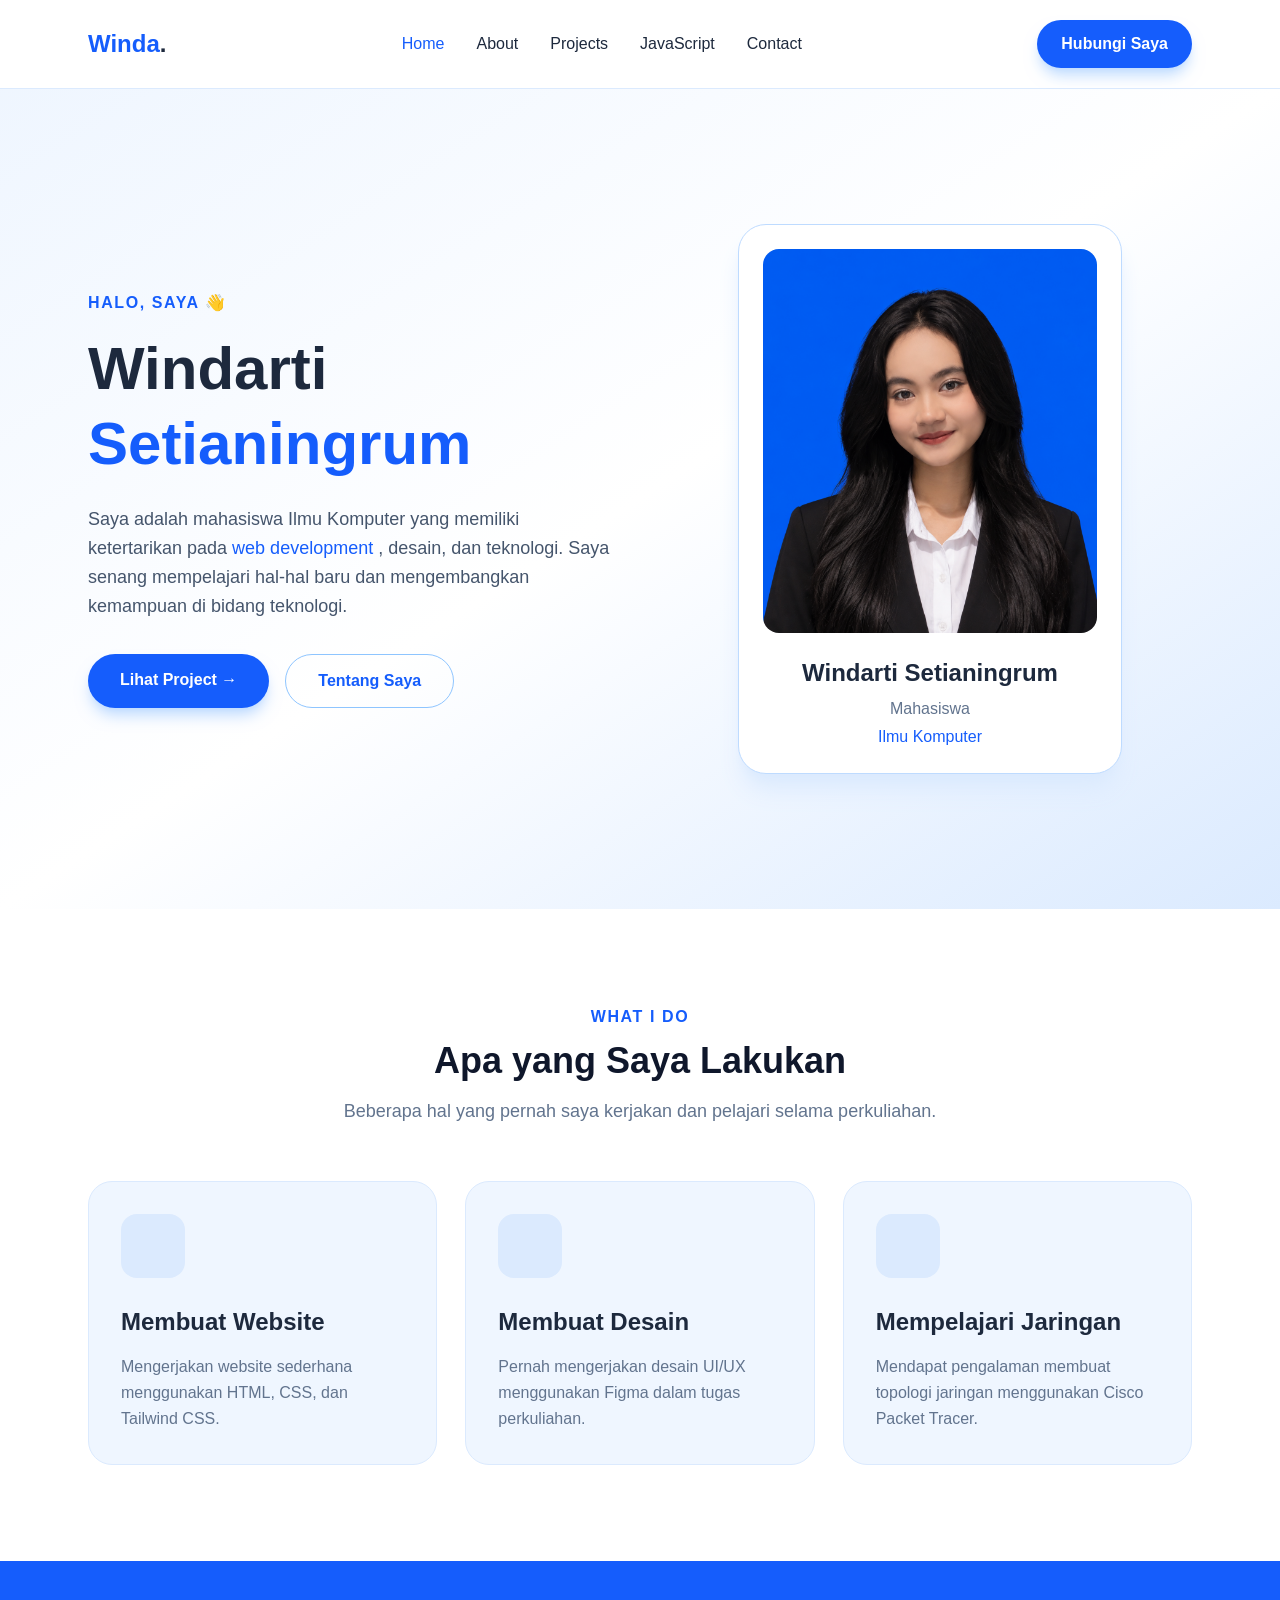
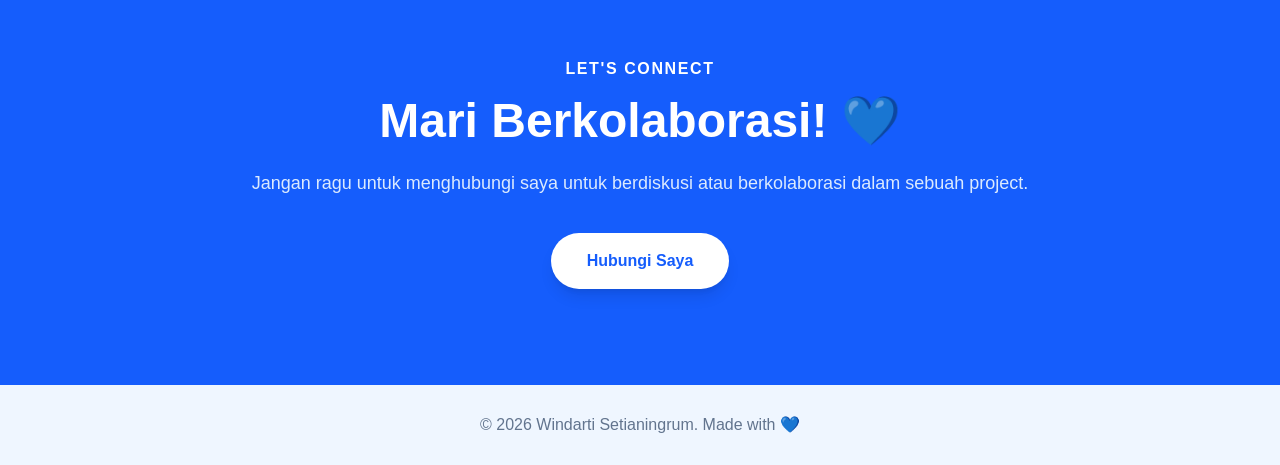
<file: index.html>
<!DOCTYPE html>
<html lang="id">

<head>
  <meta charset="UTF-8">
  <meta name="viewport" content="width=device-width, initial-scale=1.0">

  <title>Windarti Setianingrum | Portfolio</title>

  <link rel="stylesheet" href="src/output.css">
</head>


<body class="bg-white text-slate-800">


  <nav
    class="sticky top-0 z-50
           bg-white/95 backdrop-blur
           border-b border-blue-100">

    <div
      class="max-w-6xl mx-auto
             px-6 py-5
             flex items-center
             justify-between">


      <a
        href="index.html"
        class="text-2xl font-bold text-blue-600">

        Winda<span class="text-slate-800">.</span>

      </a>



      <div
        class="hidden md:flex
               items-center
               gap-8
               font-medium">


        <a
          href="index.html"
          class="text-blue-600">

          Home

        </a>


        <a
          href="about.html"
          class="hover:text-blue-600 transition">

          About

        </a>


        <a
          href="projects.html"
          class="hover:text-blue-600 transition">

          Projects

        </a>


        <a
          href="javascript.html"
          class="hover:text-blue-600 transition">

          JavaScript

        </a>


        <a
          href="contact.html"
          class="hover:text-blue-600 transition">

          Contact

        </a>

      </div>



      <a
        href="contact.html"
        class="hidden md:block
               bg-blue-600
               text-white
               px-6 py-3
               rounded-full
               font-semibold
               shadow-lg
               shadow-blue-200
               hover:bg-blue-700
               hover:-translate-y-1
               transition">

        Hubungi Saya

      </a>

    </div>

  </nav>



  <section
    class="min-h-[calc(100vh-80px)]
           flex items-center
           bg-gradient-to-br
           from-blue-50
           via-white
           to-blue-100">


    <div
      class="max-w-6xl mx-auto
             px-6
             w-full
             py-20">


      <div
        class="grid
               md:grid-cols-2
               gap-14
               items-center">



        <div>



          <p
            class="text-blue-600
                   font-semibold
                   tracking-widest
                   mb-4">

            HALO, SAYA 👋

          </p>




          <h1
            class="text-5xl
                   md:text-6xl
                   font-bold
                   leading-tight
                   mb-6">

            Windarti

            <span class="text-blue-600">
              Setianingrum
            </span>

          </h1>


          <p
            class="text-lg
                   text-slate-600
                   leading-relaxed
                   max-w-2xl
                   mb-8">

            Saya adalah mahasiswa Ilmu Komputer yang memiliki
            ketertarikan pada

            <span class="text-blue-600 font-medium">
              web development
            </span>,

            desain, dan teknologi. Saya senang mempelajari
            hal-hal baru dan mengembangkan kemampuan
            di bidang teknologi.

          </p>



          <div
            class="flex
                   flex-wrap
                   gap-4">



            <a
              href="projects.html"
              class="bg-blue-600
                     text-white
                     px-8 py-3.5
                     rounded-full
                     font-semibold
                     shadow-lg
                     shadow-blue-200
                     hover:bg-blue-700
                     hover:-translate-y-1
                     transition">

              Lihat Project →

            </a>



            <a
              href="about.html"
              class="border
                     border-blue-300
                     text-blue-600
                     px-8 py-3.5
                     rounded-full
                     font-semibold
                     hover:bg-blue-50
                     transition">

              Tentang Saya

            </a>

          </div>

        </div>



        <div
          class="flex
                 justify-center">


          <div
            class="w-full
                   max-w-sm
                   bg-white
                   border
                   border-blue-200
                   rounded-[28px]
                   p-6
                   text-center
                   shadow-xl
                   shadow-blue-100">



            <div
              class="w-full
                     h-96
                     rounded-2xl
                     overflow-hidden
                     bg-blue-50
                     mb-6">


              <img
                src="assets/foto-winda.png"
                alt="Foto Windarti Setianingrum"
                class="w-full
                       h-full
                       object-cover
                       object-center
                       hover:scale-105
                       transition
                       duration-500">

            </div>



            <h2
              class="text-2xl
                     font-bold
                     mb-2">

              Windarti Setianingrum

            </h2>




            <p
              class="text-slate-500
                     mb-1">

              Mahasiswa

            </p>



            <p
              class="text-blue-600
                     font-medium">

              Ilmu Komputer

            </p>

          </div>

        </div>

      </div>

    </div>

  </section>




  <section
    class="bg-white
           py-24">


    <div
      class="max-w-6xl
             mx-auto
             px-6">



      <div
        class="text-center
               mb-14">


        <p
          class="text-blue-600
                 font-semibold
                 tracking-widest
                 mb-3">

          WHAT I DO

        </p>



        <h2
          class="text-4xl
                 font-bold
                 text-slate-900
                 mb-4">

          Apa yang Saya Lakukan

        </h2>



        <p
          class="text-slate-500
                 text-lg">

          Beberapa hal yang pernah saya kerjakan
          dan pelajari selama perkuliahan.

        </p>

      </div>



      <div
        class="grid
               md:grid-cols-3
               gap-7">



        <div
          class="bg-blue-50
                 border border-blue-100
                 rounded-3xl
                 p-8
                 hover:-translate-y-2
                 hover:shadow-xl
                 hover:shadow-blue-100
                 transition">


          <div
            class="w-16 h-16
                   bg-blue-100
                   rounded-2xl
                   flex
                   items-center
                   justify-center
                   text-3xl
                   mb-7">


          </div>



          <h3
            class="text-2xl
                   font-bold
                   mb-4">

            Membuat Website

          </h3>



          <p
            class="text-slate-500
                   leading-relaxed">

            Mengerjakan website sederhana menggunakan
            HTML, CSS, dan Tailwind CSS.

          </p>

        </div>




        <div
          class="bg-blue-50
                 border border-blue-100
                 rounded-3xl
                 p-8
                 hover:-translate-y-2
                 hover:shadow-xl
                 hover:shadow-blue-100
                 transition">


          <div
            class="w-16 h-16
                   bg-blue-100
                   rounded-2xl
                   flex
                   items-center
                   justify-center
                   text-3xl
                   mb-7">


          </div>



          <h3
            class="text-2xl
                   font-bold
                   mb-4">

            Membuat Desain

          </h3>



          <p
            class="text-slate-500
                   leading-relaxed">

            Pernah mengerjakan desain UI/UX menggunakan
            Figma dalam tugas perkuliahan.

          </p>

        </div>



        <div
          class="bg-blue-50
                 border border-blue-100
                 rounded-3xl
                 p-8
                 hover:-translate-y-2
                 hover:shadow-xl
                 hover:shadow-blue-100
                 transition">


          <div
            class="w-16 h-16
                   bg-blue-100
                   rounded-2xl
                   flex
                   items-center
                   justify-center
                   text-3xl
                   mb-7">


          </div>



          <h3
            class="text-2xl
                   font-bold
                   mb-4">

            Mempelajari Jaringan

          </h3>



          <p
            class="text-slate-500
                   leading-relaxed">

            Mendapat pengalaman membuat topologi jaringan
            menggunakan Cisco Packet Tracer.

          </p>

        </div>

      </div>

    </div>

  </section>



  <section
    class="bg-blue-600
           text-white
           py-24">


    <div
      class="max-w-4xl
             mx-auto
             px-6
             text-center">


      <p
        class="font-semibold
               tracking-widest
               mb-4">

        LET'S CONNECT

      </p>



      <h2
        class="text-4xl
               md:text-5xl
               font-bold
               mb-6">

        Mari Berkolaborasi! 💙

      </h2>



      <p
        class="text-lg
               text-blue-100
               mb-9">

        Jangan ragu untuk menghubungi saya untuk
        berdiskusi atau berkolaborasi dalam sebuah project.

      </p>



      <a
        href="contact.html"
        class="inline-block
               bg-white
               text-blue-600
               px-9 py-4
               rounded-full
               font-semibold
               shadow-lg
               hover:bg-blue-50
               hover:-translate-y-1
               transition">

        Hubungi Saya

      </a>

    </div>

  </section>



  <footer
    class="bg-blue-50
           py-7">


    <p
      class="text-center
             text-slate-500">

      © 2026 Windarti Setianingrum.
      Made with 💙

    </p>

  </footer>


</body>
</html>
</file>
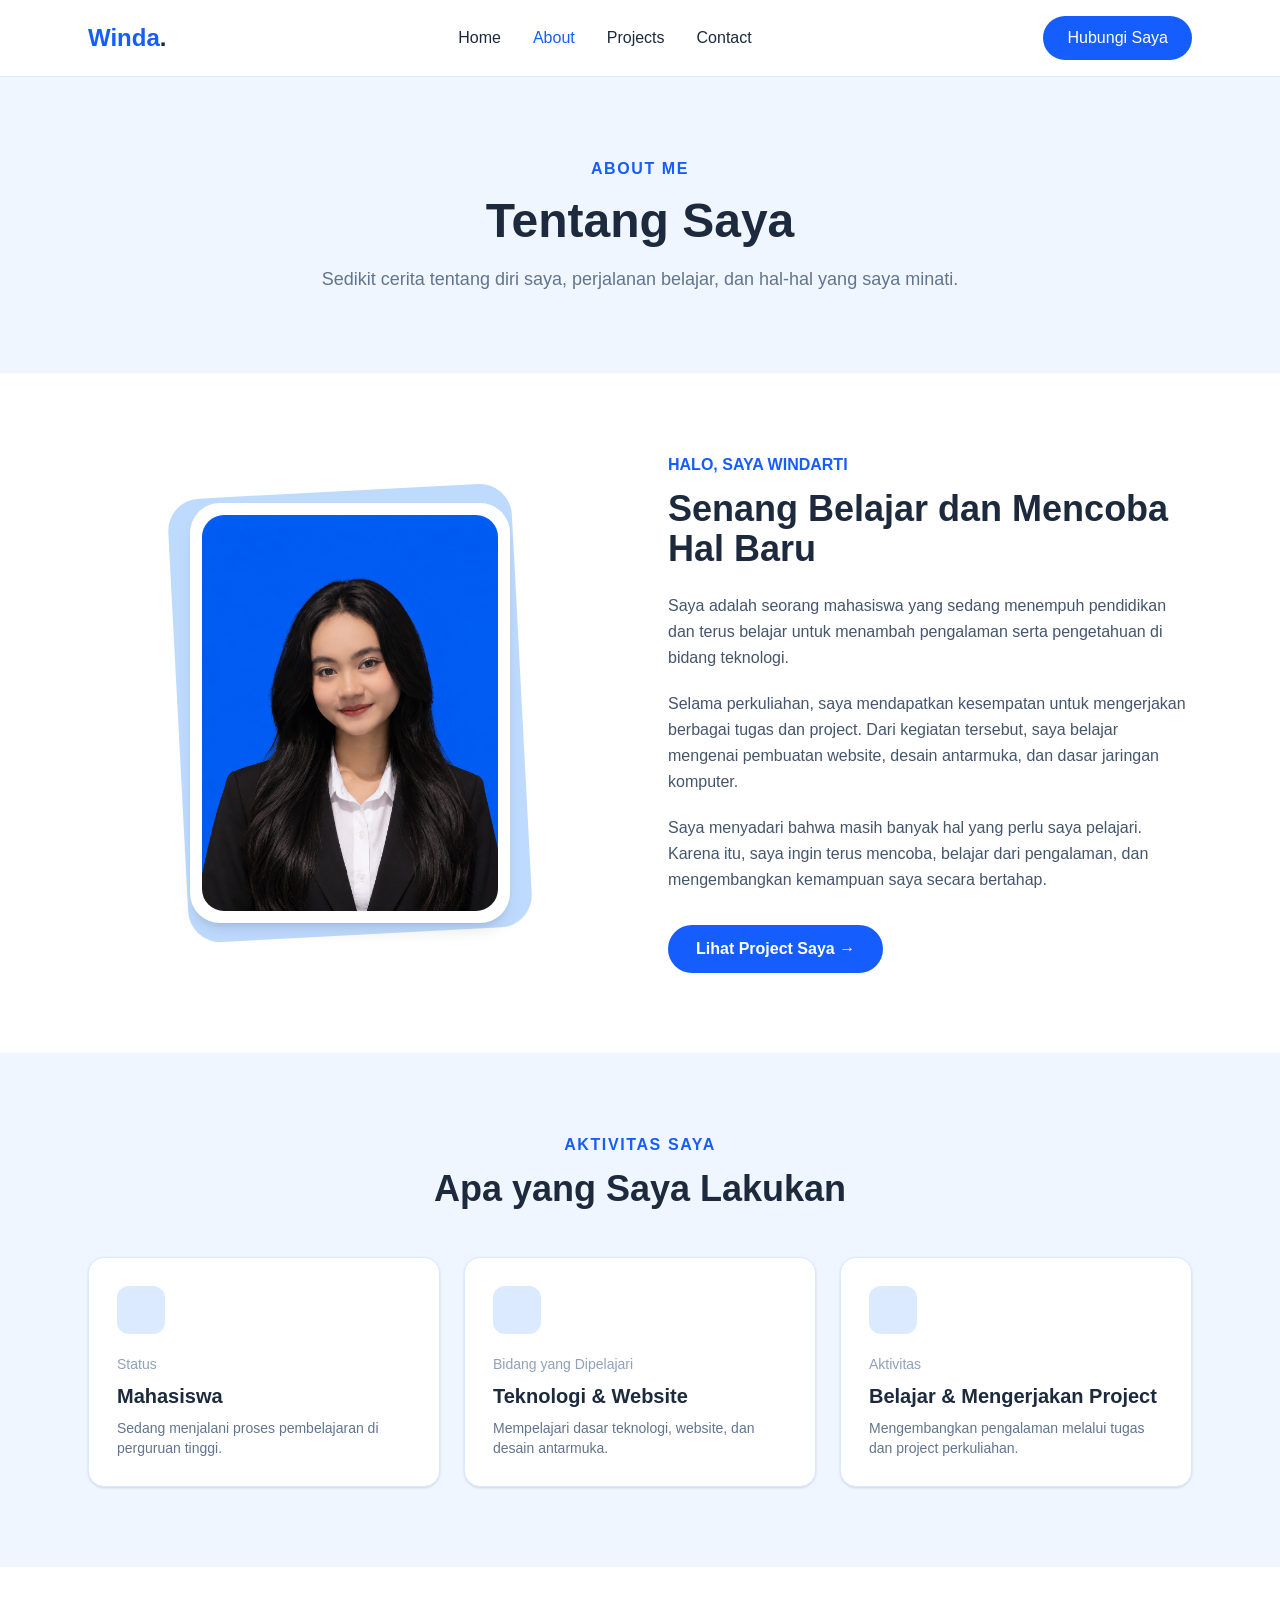
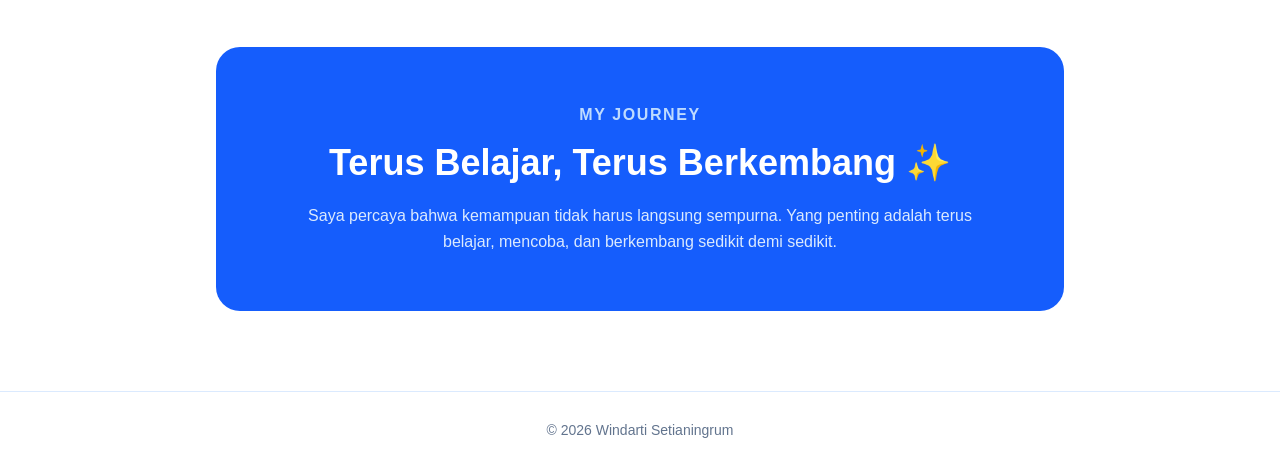
<file: about.html>
<!DOCTYPE html>
<html lang="id">

<head>
  <meta charset="UTF-8">
  <meta name="viewport" content="width=device-width, initial-scale=1.0">

  <title>About | Windarti Setianingrum</title>

  <link rel="stylesheet" href="src/output.css">
</head>


<body class="bg-white text-slate-800">


  <nav class="sticky top-0 z-50 bg-white border-b border-blue-100">

    <div class="max-w-6xl mx-auto px-6 py-4
                flex items-center justify-between">


      <a href="index.html"
         class="text-2xl font-bold text-blue-600">

        Winda<span class="text-slate-800">.</span>

      </a>


      <div class="hidden md:flex items-center gap-8 font-medium">

        <a href="index.html"
           class="hover:text-blue-600 transition">
          Home
        </a>

        <a href="about.html"
           class="text-blue-600">
          About
        </a>

        <a href="projects.html"
           class="hover:text-blue-600 transition">
          Projects
        </a>

        <a href="contact.html"
           class="hover:text-blue-600 transition">
          Contact
        </a>

      </div>


      <a href="contact.html"
         class="bg-blue-600
                text-white
                px-6 py-2.5
                rounded-full
                font-medium
                hover:bg-blue-700
                transition">

        Hubungi Saya

      </a>

    </div>

  </nav>


  <section class="bg-blue-50 py-20">

    <div class="max-w-5xl mx-auto px-6 text-center">


      <p class="text-blue-600
                font-semibold
                tracking-widest
                mb-4">

        ABOUT ME

      </p>


      <h1 class="text-4xl md:text-5xl
                 font-bold
                 mb-5">

        Tentang Saya 

      </h1>


      <p class="text-slate-500
                text-lg
                max-w-2xl
                mx-auto">

        Sedikit cerita tentang diri saya,
        perjalanan belajar, dan hal-hal yang saya minati.

      </p>

    </div>

  </section>



  <section class="py-20">

    <div class="max-w-6xl mx-auto px-6">


      <div class="grid md:grid-cols-2
                  gap-14
                  items-center">


        <div class="flex justify-center">

          <div class="relative">


            <div class="absolute
                        -inset-3
                        bg-blue-200
                        rounded-[32px]
                        -rotate-3">
            </div>


            <div class="relative
                        w-72 h-80
                        md:w-80 md:h-[420px]
                        bg-white
                        p-3
                        rounded-[30px]
                        shadow-lg">

              <img
                src="assets/foto-winda.png"
                alt="Windarti Setianingrum"
                class="w-full
                       h-full
                       object-cover
                       rounded-[22px]"
              >

            </div>

          </div>

        </div>



        <div>


          <p class="text-blue-600
                    font-semibold
                    mb-3">

            HALO, SAYA WINDARTI

          </p>


          <h2 class="text-3xl md:text-4xl
                     font-bold
                     mb-6">

            Senang Belajar
            dan Mencoba Hal Baru

          </h2>


          <p class="text-slate-600
                    leading-relaxed
                    mb-5">

            Saya adalah seorang mahasiswa yang sedang
            menempuh pendidikan dan terus belajar untuk
            menambah pengalaman serta pengetahuan di
            bidang teknologi.

          </p>


          <p class="text-slate-600
                    leading-relaxed
                    mb-5">

            Selama perkuliahan, saya mendapatkan
            kesempatan untuk mengerjakan berbagai
            tugas dan project. Dari kegiatan tersebut,
            saya belajar mengenai pembuatan website,
            desain antarmuka, dan dasar jaringan komputer.

          </p>


          <p class="text-slate-600
                    leading-relaxed
                    mb-8">

            Saya menyadari bahwa masih banyak hal yang
            perlu saya pelajari. Karena itu, saya ingin
            terus mencoba, belajar dari pengalaman,
            dan mengembangkan kemampuan saya secara
            bertahap.

          </p>


          <a href="projects.html"
             class="inline-block
                    bg-blue-600
                    text-white
                    px-7 py-3
                    rounded-full
                    font-semibold
                    hover:bg-blue-700
                    transition">

            Lihat Project Saya →

          </a>

        </div>

      </div>

    </div>

  </section>



  <section class="bg-blue-50 py-20">

    <div class="max-w-6xl mx-auto px-6">


      <div class="text-center mb-12">

        <p class="text-blue-600
          font-semibold
          tracking-widest
          mb-3">

  AKTIVITAS SAYA

</p>

<h2 class="text-3xl md:text-4xl
           font-bold">

  Apa yang Saya Lakukan

</h2>

      </div>



      <div class="grid md:grid-cols-3 gap-6">


        <div class="bg-white
                    border
                    border-blue-100
                    rounded-2xl
                    p-7
                    shadow-sm">

          <div class="w-12 h-12
                      bg-blue-100
                      text-blue-600
                      rounded-xl
                      flex items-center
                      justify-center
                      mb-5
                      text-xl">


          </div>


          <p class="text-sm
                    text-slate-400
                    mb-2">

            Status

          </p>


          <h3 class="text-xl
                     font-bold">

            Mahasiswa

          </h3>


          <p class="text-slate-500
                    mt-2
                    text-sm">

            Sedang menjalani proses
            pembelajaran di perguruan tinggi.

          </p>

        </div>


        <div class="bg-white
                    border
                    border-blue-100
                    rounded-2xl
                    p-7
                    shadow-sm">

          <div class="w-12 h-12
                      bg-blue-100
                      text-blue-600
                      rounded-xl
                      flex items-center
                      justify-center
                      mb-5
                      text-xl">


          </div>


          <p class="text-sm
                    text-slate-400
                    mb-2">

            Bidang yang Dipelajari

          </p>


          <h3 class="text-xl
                     font-bold">

            Teknologi & Website

          </h3>


          <p class="text-slate-500
                    mt-2
                    text-sm">

            Mempelajari dasar teknologi,
            website, dan desain antarmuka.

          </p>

        </div>


        <div class="bg-white
                    border
                    border-blue-100
                    rounded-2xl
                    p-7
                    shadow-sm">

          <div class="w-12 h-12
                      bg-blue-100
                      text-blue-600
                      rounded-xl
                      flex items-center
                      justify-center
                      mb-5
                      text-xl">


          </div>


          <p class="text-sm
                    text-slate-400
                    mb-2">

            Aktivitas

          </p>


          <h3 class="text-xl
                     font-bold">

            Belajar & Mengerjakan Project

          </h3>


          <p class="text-slate-500
                    mt-2
                    text-sm">

            Mengembangkan pengalaman melalui
            tugas dan project perkuliahan.

          </p>

        </div>

      </div>

    </div>

  </section>


  <section class="py-20 bg-white">

    <div class="max-w-4xl mx-auto px-6 text-center">


      <div class="bg-blue-600
                  rounded-3xl
                  px-8 py-12
                  md:px-14 md:py-14
                  text-white">


        <p class="text-blue-200
                  font-semibold
                  tracking-widest
                  mb-4">

          MY JOURNEY

        </p>


        <h2 class="text-3xl md:text-4xl
                   font-bold
                   mb-5">

          Terus Belajar,
          Terus Berkembang ✨

        </h2>


        <p class="text-blue-100
                  leading-relaxed
                  max-w-2xl
                  mx-auto">

          Saya percaya bahwa kemampuan tidak harus
          langsung sempurna. Yang penting adalah terus
          belajar, mencoba, dan berkembang sedikit
          demi sedikit.

        </p>

      </div>

    </div>

  </section>


  <footer class="border-t
                 border-blue-100
                 bg-white
                 py-7">

    <div class="max-w-6xl
                mx-auto
                px-6
                text-center">

      <p class="text-slate-500
                text-sm">

        © 2026 Windarti Setianingrum

      </p>

    </div>

  </footer>


</body>
</html>
</file>
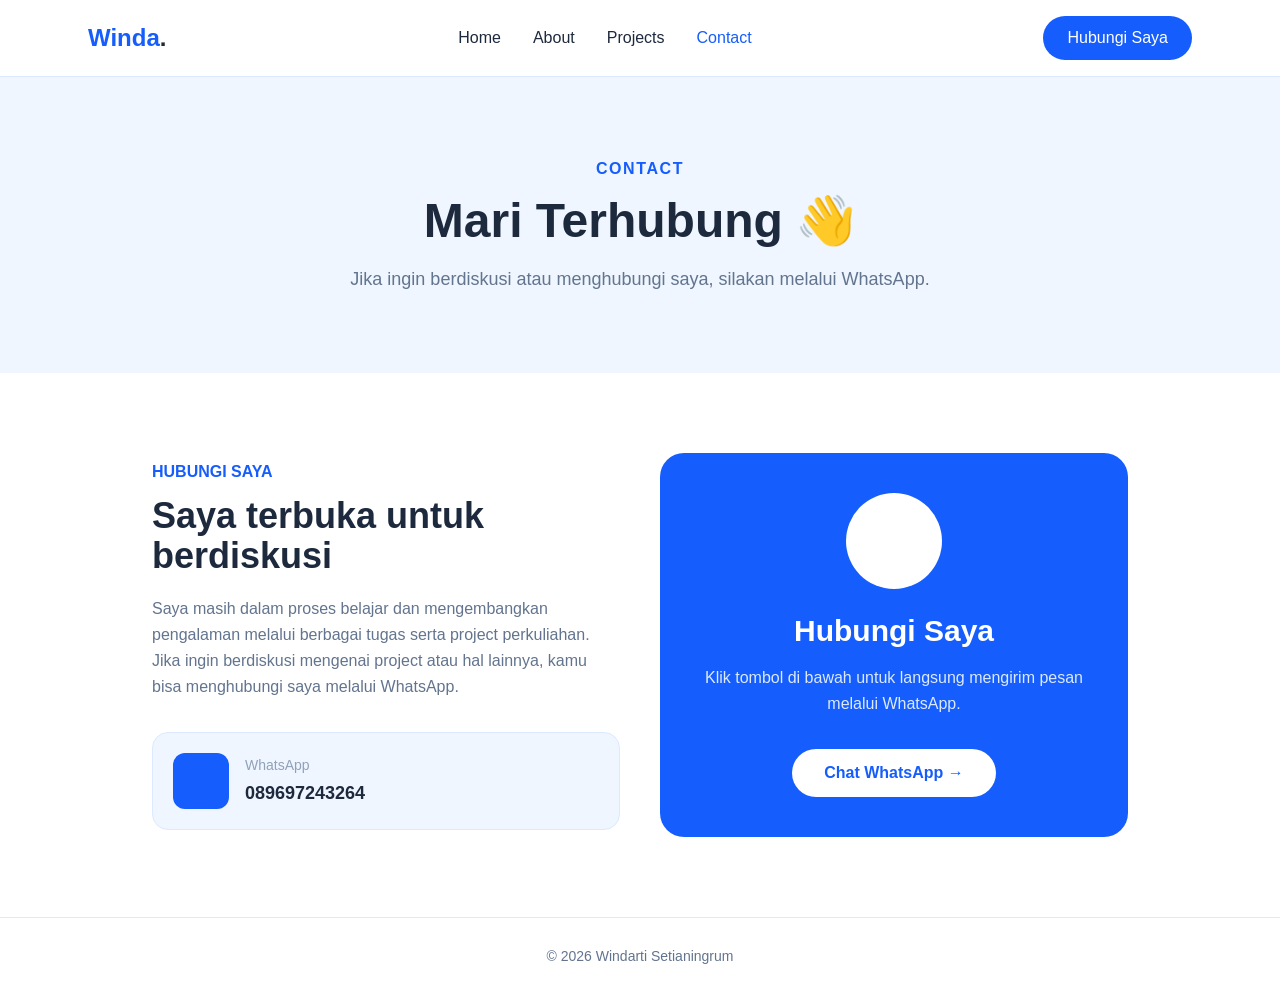
<file: contact.html>
<!DOCTYPE html>
<html lang="id">

<head>
  <meta charset="UTF-8">
  <meta name="viewport" content="width=device-width, initial-scale=1.0">

  <title>Contact | Windarti Setianingrum</title>

  <link rel="stylesheet" href="src/output.css">
</head>


<body class="bg-white text-slate-800">


  <nav class="sticky top-0 z-50 bg-white border-b border-blue-100">

    <div class="max-w-6xl mx-auto px-6 py-4
                flex items-center justify-between">

      <a href="index.html"
         class="text-2xl font-bold text-blue-600">

        Winda<span class="text-slate-800">.</span>

      </a>


      <div class="hidden md:flex items-center gap-8 font-medium">

        <a href="index.html"
           class="hover:text-blue-600 transition">
          Home
        </a>

        <a href="about.html"
           class="hover:text-blue-600 transition">
          About
        </a>

        <a href="projects.html"
           class="hover:text-blue-600 transition">
          Projects
        </a>

        <a href="contact.html"
           class="text-blue-600">
          Contact
        </a>

      </div>


      <a href="https://wa.me/6289697243264?text=Halo%20Windarti%2C%20saya%20ingin%20berdiskusi%20mengenai%20portfolio%20kamu."
         target="_blank"
         class="bg-blue-600
                text-white
                px-6 py-2.5
                rounded-full
                font-medium
                hover:bg-blue-700
                transition">

        Hubungi Saya

      </a>

    </div>

  </nav>


  <section class="bg-blue-50 py-20">

    <div class="max-w-5xl mx-auto px-6 text-center">

      <p class="text-blue-600
                font-semibold
                tracking-widest
                mb-4">

        CONTACT

      </p>


      <h1 class="text-4xl md:text-5xl
                 font-bold
                 mb-5">

        Mari Terhubung 👋

      </h1>


      <p class="text-slate-500
                text-lg
                max-w-2xl
                mx-auto">

        Jika ingin berdiskusi atau menghubungi saya,
        silakan melalui WhatsApp.

      </p>

    </div>

  </section>


  <section class="py-20">

    <div class="max-w-5xl mx-auto px-6">

      <div class="grid md:grid-cols-2
                  gap-10
                  items-center">


        <div>

          <p class="text-blue-600
                    font-semibold
                    mb-3">

            HUBUNGI SAYA

          </p>


          <h2 class="text-3xl md:text-4xl
                     font-bold
                     mb-5">

            Saya terbuka untuk berdiskusi

          </h2>


          <p class="text-slate-500
                    leading-relaxed
                    mb-8">

            Saya masih dalam proses belajar dan
            mengembangkan pengalaman melalui berbagai
            tugas serta project perkuliahan. Jika ingin
            berdiskusi mengenai project atau hal lainnya,
            kamu bisa menghubungi saya melalui WhatsApp.

          </p>


          <a href="https://wa.me/6289697243264?text=Halo%20Windarti%2C%20saya%20ingin%20berdiskusi%20mengenai%20portfolio%20kamu."
             target="_blank"
             class="flex items-center gap-4
                    bg-blue-50
                    border border-blue-100
                    rounded-2xl
                    p-5
                    hover:bg-blue-100
                    transition">

            <div class="w-14 h-14
                        bg-blue-600
                        text-white
                        rounded-xl
                        flex items-center
                        justify-center
                        text-2xl">


            </div>


            <div>

              <p class="text-sm
                        text-slate-400
                        mb-1">

                WhatsApp

              </p>


              <p class="font-semibold
                        text-lg">

                089697243264

              </p>

            </div>

          </a>

        </div>


        <div class="bg-blue-600
                    rounded-3xl
                    p-8 md:p-10
                    text-white
                    text-center">


          <div class="w-24 h-24
                      mx-auto
                      bg-white
                      text-blue-600
                      rounded-full
                      flex items-center
                      justify-center
                      text-5xl
                      mb-6">


          </div>


          <h2 class="text-3xl
                     font-bold
                     mb-4">

            Hubungi Saya

          </h2>


          <p class="text-blue-100
                    leading-relaxed
                    mb-8">

            Klik tombol di bawah untuk langsung
            mengirim pesan melalui WhatsApp.

          </p>


          <a href="https://wa.me/6289697243264?text=Halo%20Windarti%2C%20saya%20ingin%20berdiskusi%20mengenai%20portfolio%20kamu."
             target="_blank"
             class="inline-block
                    bg-white
                    text-blue-600
                    px-8 py-3
                    rounded-full
                    font-semibold
                    hover:bg-blue-50
                    transition">

            Chat WhatsApp →

          </a>

        </div>

      </div>

    </div>

  </section>


  <footer class="border-t
                 border-blue-100
                 bg-white
                 py-7">

    <div class="max-w-6xl mx-auto px-6 text-center">

      <p class="text-slate-500 text-sm">

        © 2026 Windarti Setianingrum

      </p>

    </div>

  </footer>


</body>
</html>
</file>
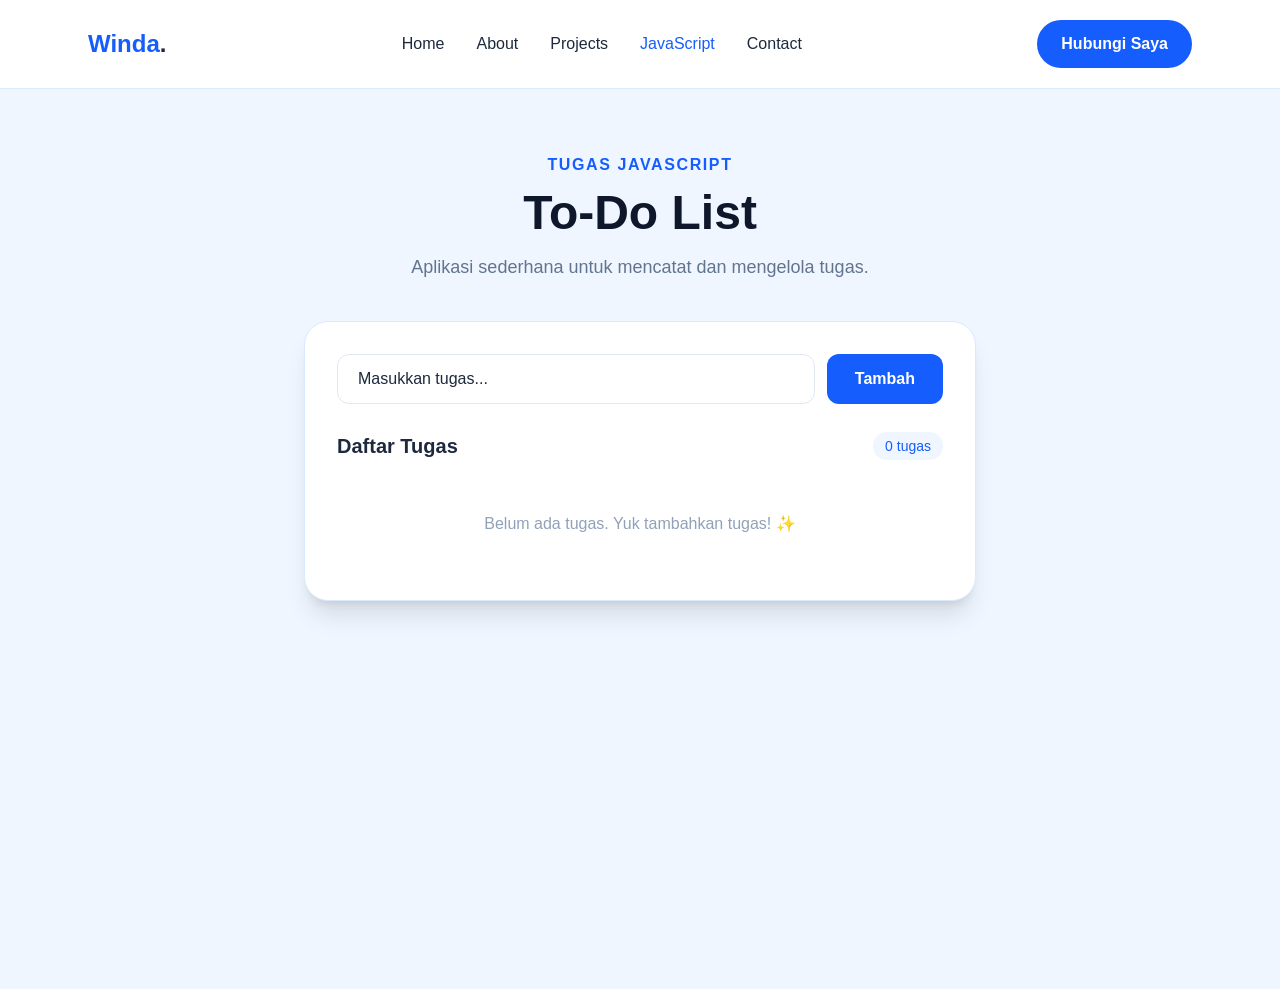
<file: javascript.html>
<!DOCTYPE html>
<html lang="id">
<head>
  <meta charset="UTF-8">
  <meta name="viewport" content="width=device-width, initial-scale=1.0">

  <title>To-Do List | Windarti Setianingrum</title>

  <link rel="stylesheet" href="src/output.css">
</head>

<body class="bg-blue-50 text-slate-800">

  <nav class="sticky top-0 z-50 bg-white border-b border-blue-100">

    <div class="max-w-6xl mx-auto px-6 py-5
                flex items-center justify-between">

      <a href="index.html"
         class="text-2xl font-bold text-blue-600">
        Winda<span class="text-slate-800">.</span>
      </a>


      <div class="hidden md:flex items-center gap-8 font-medium">

        <a href="index.html"
           class="hover:text-blue-600 transition">
          Home
        </a>

        <a href="about.html"
           class="hover:text-blue-600 transition">
          About
        </a>

        <a href="projects.html"
           class="hover:text-blue-600 transition">
          Projects
        </a>

        <a href="javascript.html"
           class="text-blue-600">
          JavaScript
        </a>

        <a href="contact.html"
           class="hover:text-blue-600 transition">
          Contact
        </a>

      </div>


      <a href="contact.html"
         class="hidden md:block
                bg-blue-600
                text-white
                px-6 py-3
                rounded-full
                font-semibold
                hover:bg-blue-700
                transition">

        Hubungi Saya

      </a>

    </div>

  </nav>



  <main class="min-h-screen px-6 py-16">

    <div class="max-w-2xl mx-auto">


      <!-- JUDUL -->
      <div class="text-center mb-10">

        <p class="text-blue-600
                  font-semibold
                  tracking-widest
                  mb-3">

          TUGAS JAVASCRIPT

        </p>


        <h1 class="text-4xl md:text-5xl
                   font-bold
                   text-slate-900
                   mb-4">

          To-Do List

        </h1>


        <p class="text-slate-500
                  text-lg">

          Aplikasi sederhana untuk mencatat
          dan mengelola tugas.

        </p>

      </div>



      <div class="bg-white
                  rounded-3xl
                  shadow-xl
                  border border-blue-100
                  p-6 md:p-8">


        <div class="flex flex-col sm:flex-row gap-3 mb-7">

          <input
            type="text"
            id="taskInput"
            placeholder="Masukkan tugas..."
            class="flex-1
                   px-5 py-3
                   rounded-xl
                   border border-slate-200
                   text-base
                   focus:outline-none
                   focus:ring-2
                   focus:ring-blue-500
                   focus:border-blue-500"
          >


          <button
            type="button"
            id="addButton"
            class="bg-blue-600
                   text-white
                   px-7 py-3
                   rounded-xl
                   font-semibold
                   hover:bg-blue-700
                   hover:-translate-y-0.5
                   transition">

            Tambah

          </button>

        </div>



        <div class="flex items-center
                    justify-between
                    mb-5">

          <h2 class="font-bold text-xl">
            Daftar Tugas
          </h2>


          <span
            id="taskCount"
            class="text-sm
                   text-blue-600
                   bg-blue-50
                   px-3 py-1
                   rounded-full">

            0 tugas

          </span>

        </div>



        <ul
          id="taskList"
          class="space-y-3">
        </ul>



        <p
          id="emptyMessage"
          class="text-center
                 text-slate-400
                 py-8">

          Belum ada tugas.
          Yuk tambahkan tugas! ✨

        </p>

      </div>

    </div>

  </main>



  <script>

    // Mengambil elemen HTML
    const taskInput =
      document.getElementById("taskInput");

    const addButton =
      document.getElementById("addButton");

    const taskList =
      document.getElementById("taskList");

    const taskCount =
      document.getElementById("taskCount");

    const emptyMessage =
      document.getElementById("emptyMessage");




    function addTask() {

      const taskText =
        taskInput.value.trim();


      // Jika input kosong
      if (taskText === "") {

        alert(
          "Silakan masukkan tugas terlebih dahulu!"
        );

        taskInput.focus();

        return;
      }



      // Membuat elemen <li>
      const li =
        document.createElement("li");


      li.className =
        "flex items-center justify-between gap-3 " +
        "bg-blue-50 border border-blue-200 " +
        "rounded-xl px-4 py-3";



      // Isi tugas
      li.innerHTML = `

        <div class="flex items-center gap-3 min-w-0">

          <input
            type="checkbox"
            class="task-checkbox
                   w-5 h-5
                   accent-blue-600
                   cursor-pointer"
          >

          <span
            class="task-text
                   text-slate-700
                   break-words">

            ${taskText}

          </span>

        </div>


        <button
          type="button"
          class="delete-button
                 text-slate-300
                 cursor-not-allowed
                 font-semibold
                 whitespace-nowrap"
          disabled>

          Hapus

        </button>

      `;




      const checkbox =
        li.querySelector(".task-checkbox");

      const deleteButton =
        li.querySelector(".delete-button");

      const taskTextElement =
        li.querySelector(".task-text");



      checkbox.addEventListener(
        "change",
        function () {

          if (this.checked) {

            // Tugas selesai
            taskTextElement.classList.add(
              "line-through",
              "text-slate-400"
            );


            // Aktifkan tombol hapus
            deleteButton.disabled = false;


            deleteButton.classList.remove(
              "text-slate-300",
              "cursor-not-allowed"
            );


            deleteButton.classList.add(
              "text-red-500",
              "hover:text-red-700",
              "cursor-pointer"
            );


          } else {

            // Tugas belum selesai
            taskTextElement.classList.remove(
              "line-through",
              "text-slate-400"
            );


            // Matikan tombol hapus
            deleteButton.disabled = true;


            deleteButton.classList.remove(
              "text-red-500",
              "hover:text-red-700",
              "cursor-pointer"
            );


            deleteButton.classList.add(
              "text-slate-300",
              "cursor-not-allowed"
            );

          }

        }
      );



      deleteButton.addEventListener(
        "click",
        function () {

          // Pengaman
          if (!checkbox.checked) {

            alert(
              "Tugas belum selesai, jadi belum bisa dihapus!"
            );

            return;
          }


          // Hapus tugas
          li.remove();


          // Update jumlah
          updateTaskCount();

        }
      );



      // Masukkan tugas ke daftar
      taskList.appendChild(li);


      // Kosongkan input
      taskInput.value = "";


      // Update jumlah tugas
      updateTaskCount();


      // Kembali fokus ke input
      taskInput.focus();

    }




    function updateTaskCount() {

      const total =
        taskList.children.length;


      taskCount.textContent =
        total + " tugas";


      // Jika belum ada tugas
      if (total === 0) {

        emptyMessage.classList.remove(
          "hidden"
        );

      } else {

        emptyMessage.classList.add(
          "hidden"
        );

      }

    }




    addButton.addEventListener(
      "click",
      addTask
    );




    taskInput.addEventListener(
      "keydown",
      function (event) {

        if (event.key === "Enter") {

          addTask();

        }

      }
    );



    updateTaskCount();

  </script>

</body>
</html>
</file>
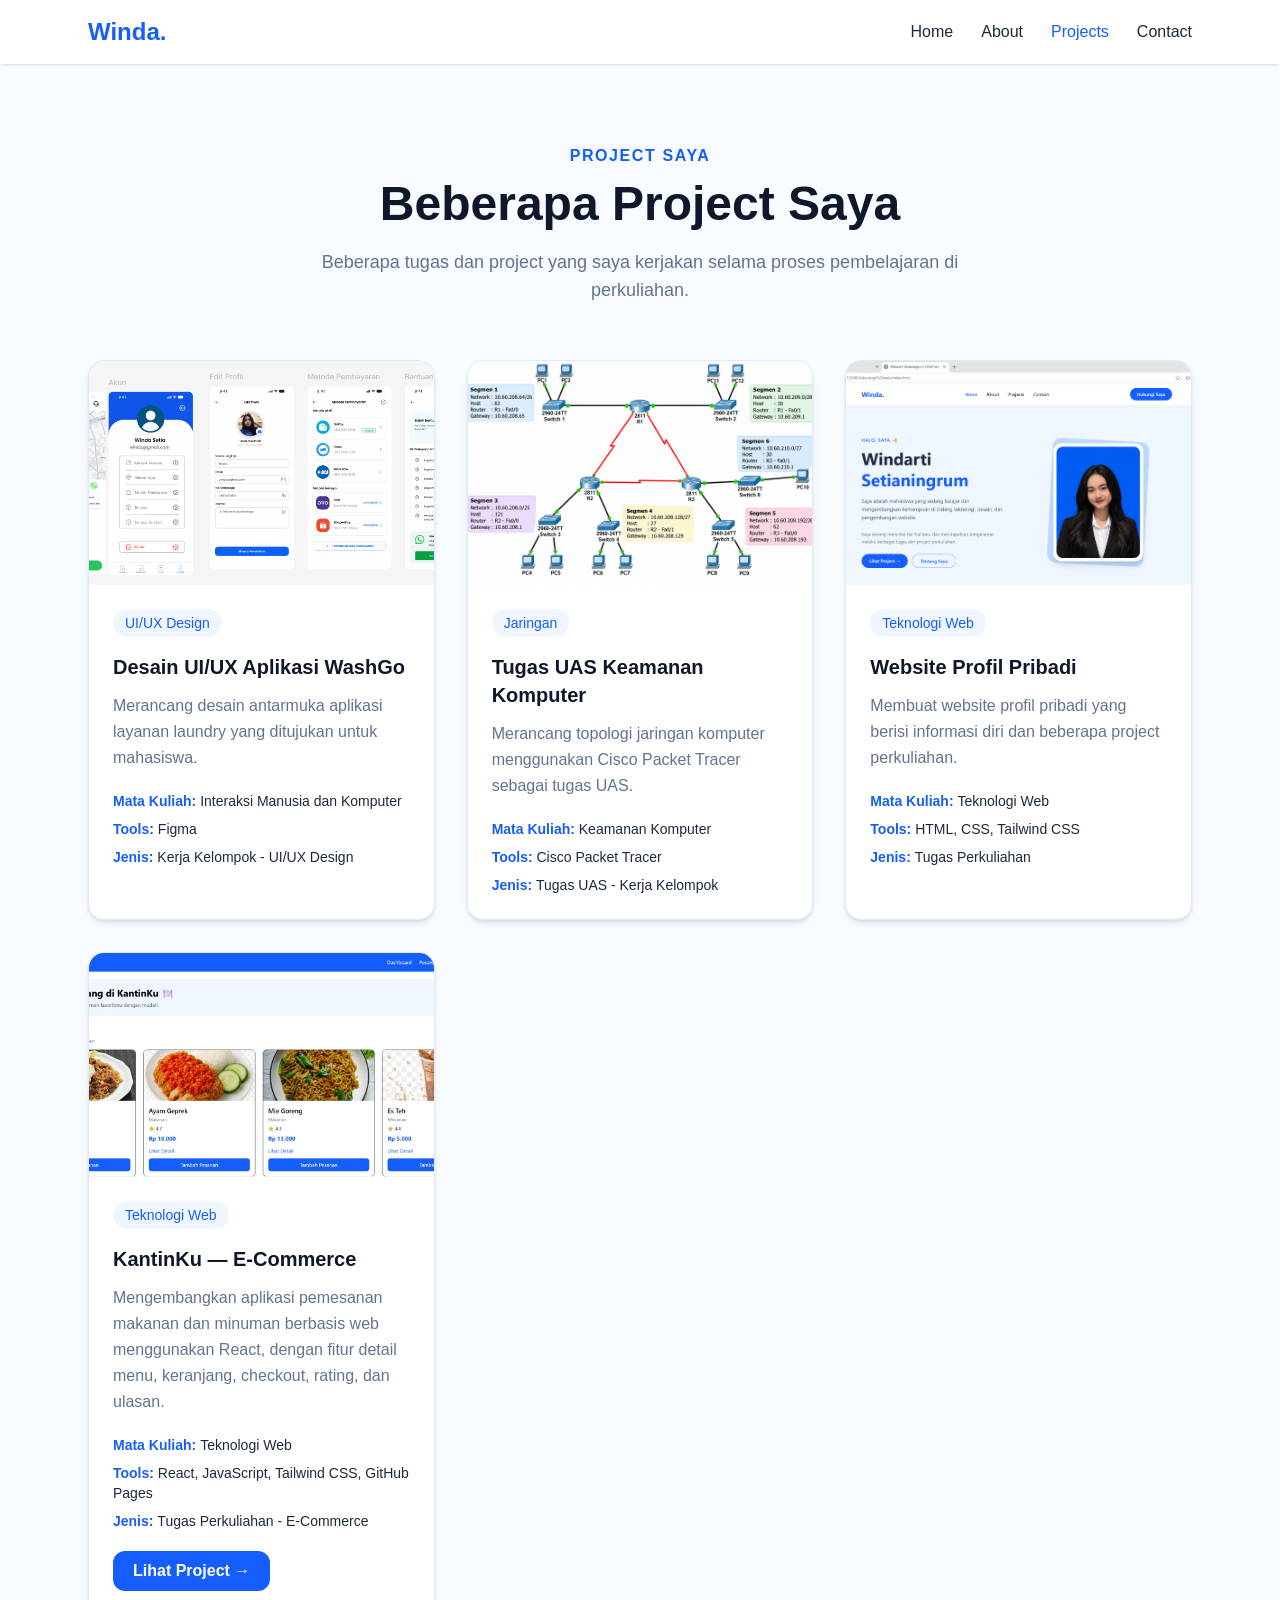
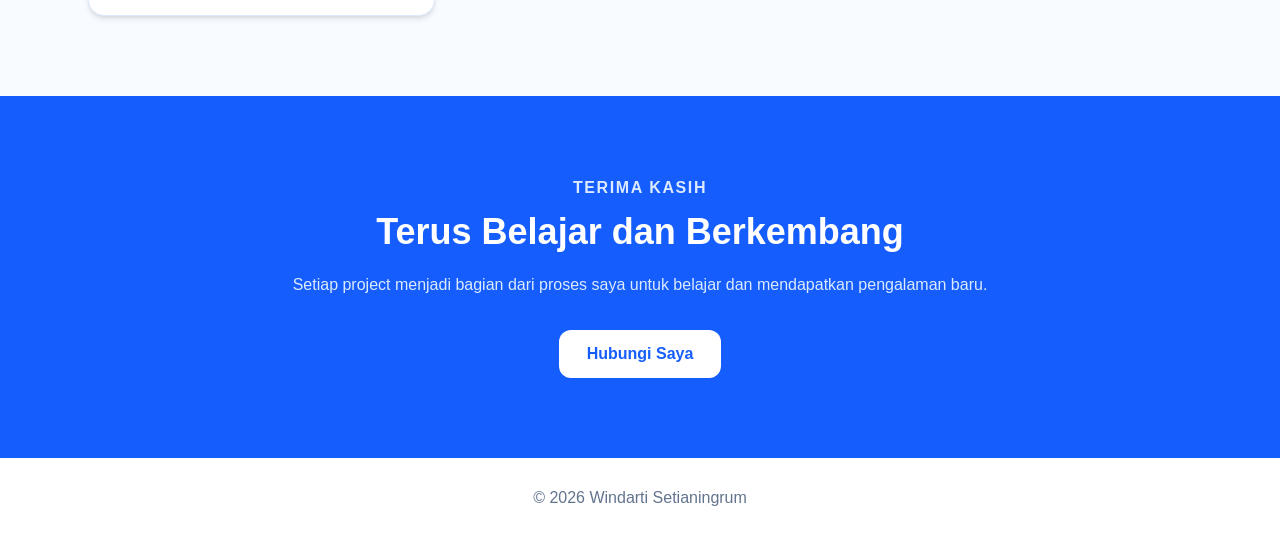
<file: projects.html>
<!DOCTYPE html>
<html lang="id">
<head>
  <meta charset="UTF-8">
  <meta name="viewport" content="width=device-width, initial-scale=1.0">

  <title>Projects | Windarti Setianingrum</title>

  <link rel="stylesheet" href="src/output.css">
</head>

<body class="bg-[#f8fbff] text-slate-800">

  <!-- NAVBAR -->
  <nav class="bg-white shadow-sm sticky top-0 z-50">
    <div class="max-w-6xl mx-auto px-6 py-4 flex justify-between items-center">

      <a href="index.html"
         class="text-2xl font-bold text-blue-600">
        Winda.
      </a>

      <div class="hidden md:flex items-center gap-7 font-medium">

        <a href="index.html"
           class="hover:text-blue-600 transition">
          Home
        </a>

        <a href="about.html"
           class="hover:text-blue-600 transition">
          About
        </a>

        <a href="projects.html"
           class="text-blue-600">
          Projects
        </a>

        <a href="contact.html"
           class="hover:text-blue-600 transition">
          Contact
        </a>

      </div>
    </div>
  </nav>


  <!-- PROJECTS SECTION -->
  <section class="py-20">

    <div class="max-w-6xl mx-auto px-6">

      <!-- JUDUL -->
      <div class="text-center mb-14">

        <p class="text-blue-600 font-semibold tracking-widest mb-3">
          PROJECT SAYA
        </p>

        <h1 class="text-4xl md:text-5xl font-bold text-slate-900 mb-5">
          Beberapa Project Saya
        </h1>

        <p class="text-lg text-slate-500 max-w-2xl mx-auto">
          Beberapa tugas dan project yang saya kerjakan selama proses
          pembelajaran di perkuliahan.
        </p>

      </div>


      <!-- GRID PROJECT -->
      <div class="grid md:grid-cols-2 lg:grid-cols-3 gap-8">


        <!-- PROJECT 1: WASHGO -->
        <div class="bg-white rounded-2xl overflow-hidden
                    shadow-md hover:shadow-xl
                    transition duration-300
                    border border-blue-100">

          <div class="h-56 bg-blue-50 overflow-hidden">

            <img
              src="assets/washgo.png"
              alt="Desain UI/UX aplikasi WashGo"
              class="w-full h-full object-cover
                     hover:scale-105 transition duration-300"
            >

          </div>

          <div class="p-6">

            <span class="inline-block bg-blue-50 text-blue-600
                         text-sm px-3 py-1 rounded-full mb-4">
              UI/UX Design
            </span>

            <h2 class="text-xl font-bold text-slate-900 mb-3">
              Desain UI/UX Aplikasi WashGo
            </h2>

            <p class="text-slate-500 leading-relaxed mb-5">
              Merancang desain antarmuka aplikasi layanan laundry
              yang ditujukan untuk mahasiswa.
            </p>

            <div class="space-y-2 text-sm">

              <p>
                <span class="font-semibold text-blue-600">
                  Mata Kuliah:
                </span>
                Interaksi Manusia dan Komputer
              </p>

              <p>
                <span class="font-semibold text-blue-600">
                  Tools:
                </span>
                Figma
              </p>

              <p>
                <span class="font-semibold text-blue-600">
                  Jenis:
                </span>
                Kerja Kelompok - UI/UX Design
              </p>

            </div>

          </div>
        </div>


        <!-- PROJECT 2: JARINGAN KOMPUTER -->
        <div class="bg-white rounded-2xl overflow-hidden
                    shadow-md hover:shadow-xl
                    transition duration-300
                    border border-blue-100">

          <div class="h-56 bg-blue-50 overflow-hidden">

            <img
              src="assets/jarkom.png"
              alt="Topologi jaringan komputer"
              class="w-full h-full object-cover
                     hover:scale-105 transition duration-300"
            >

          </div>

          <div class="p-6">

            <span class="inline-block bg-blue-50 text-blue-600
                         text-sm px-3 py-1 rounded-full mb-4">
              Jaringan
            </span>

            <h2 class="text-xl font-bold text-slate-900 mb-3">
              Tugas UAS Keamanan Komputer
            </h2>

            <p class="text-slate-500 leading-relaxed mb-5">
              Merancang topologi jaringan komputer menggunakan
              Cisco Packet Tracer sebagai tugas UAS.
            </p>

            <div class="space-y-2 text-sm">

              <p>
                <span class="font-semibold text-blue-600">
                  Mata Kuliah:
                </span>
                Keamanan Komputer
              </p>

              <p>
                <span class="font-semibold text-blue-600">
                  Tools:
                </span>
                Cisco Packet Tracer
              </p>

              <p>
                <span class="font-semibold text-blue-600">
                  Jenis:
                </span>
                Tugas UAS - Kerja Kelompok
              </p>

            </div>

          </div>
        </div>


        <!-- PROJECT 3: WEBSITE PROFIL -->
        <div class="bg-white rounded-2xl overflow-hidden
                    shadow-md hover:shadow-xl
                    transition duration-300
                    border border-blue-100">

          <div class="h-56 bg-blue-50 overflow-hidden">

            <img
              src="assets/website-profil.png"
              alt="Website Profil Pribadi Windarti"
              class="w-full h-full object-cover
                     hover:scale-105 transition duration-300"
            >

          </div>

          <div class="p-6">

            <span class="inline-block bg-blue-50 text-blue-600
                         text-sm px-3 py-1 rounded-full mb-4">
              Teknologi Web
            </span>

            <h2 class="text-xl font-bold text-slate-900 mb-3">
              Website Profil Pribadi
            </h2>

            <p class="text-slate-500 leading-relaxed mb-5">
              Membuat website profil pribadi yang berisi
              informasi diri dan beberapa project perkuliahan.
            </p>

            <div class="space-y-2 text-sm">

              <p>
                <span class="font-semibold text-blue-600">
                  Mata Kuliah:
                </span>
                Teknologi Web
              </p>

              <p>
                <span class="font-semibold text-blue-600">
                  Tools:
                </span>
                HTML, CSS, Tailwind CSS
              </p>

              <p>
                <span class="font-semibold text-blue-600">
                  Jenis:
                </span>
                Tugas Perkuliahan
              </p>

            </div>

          </div>
        </div>


        <!-- PROJECT 4: KANTINKU -->
        <div class="bg-white rounded-2xl overflow-hidden
                    shadow-md hover:shadow-xl
                    transition duration-300
                    border border-blue-100">

          <div class="h-56 bg-blue-50 overflow-hidden">

            <a href="https://winda-52.github.io/KantinKu/"
               target="_blank"
               rel="noopener noreferrer">

              <img
                src="assets/kantinku.png"
                alt="Preview aplikasi KantinKu"
                class="w-full h-full object-cover
                       hover:scale-105 transition duration-300"
              >

            </a>

          </div>

          <div class="p-6">

            <span class="inline-block bg-blue-50 text-blue-600
                         text-sm px-3 py-1 rounded-full mb-4">
              Teknologi Web
            </span>

            <h2 class="text-xl font-bold text-slate-900 mb-3">
              KantinKu — E-Commerce
            </h2>

            <p class="text-slate-500 leading-relaxed mb-5">
              Mengembangkan aplikasi pemesanan makanan dan minuman
              berbasis web menggunakan React, dengan fitur detail
              menu, keranjang, checkout, rating, dan ulasan.
            </p>

            <div class="space-y-2 text-sm mb-5">

              <p>
                <span class="font-semibold text-blue-600">
                  Mata Kuliah:
                </span>
                Teknologi Web
              </p>

              <p>
                <span class="font-semibold text-blue-600">
                  Tools:
                </span>
                React, JavaScript, Tailwind CSS, GitHub Pages
              </p>

              <p>
                <span class="font-semibold text-blue-600">
                  Jenis:
                </span>
                Tugas Perkuliahan - E-Commerce
              </p>

            </div>

            <a href="https://winda-52.github.io/KantinKu/"
               target="_blank"
               rel="noopener noreferrer"
               class="inline-block bg-blue-600 text-white
                      px-5 py-2 rounded-xl font-semibold
                      hover:bg-blue-700 transition">
              Lihat Project →
            </a>

          </div>
        </div>


      </div>
    </div>
  </section>


  <!-- PENUTUP -->
  <section class="bg-blue-600 text-white py-20">

    <div class="max-w-3xl mx-auto px-6 text-center">

      <p class="text-blue-100 font-semibold tracking-widest mb-3">
        TERIMA KASIH
      </p>

      <h2 class="text-3xl md:text-4xl font-bold mb-5">
        Terus Belajar dan Berkembang
      </h2>

      <p class="text-blue-100 leading-relaxed mb-8">
        Setiap project menjadi bagian dari proses saya untuk
        belajar dan mendapatkan pengalaman baru.
      </p>

      <a href="contact.html"
         class="inline-block bg-white text-blue-600
                px-7 py-3 rounded-xl font-semibold
                hover:bg-blue-50 transition">
        Hubungi Saya
      </a>

    </div>

  </section>


  <!-- FOOTER -->
  <footer class="bg-white py-7">

    <p class="text-center text-slate-500">
      © 2026 Windarti Setianingrum
    </p>

  </footer>

</body>
</html>
</file>
<file: src/output.css>
/*! tailwindcss v4.3.3 | MIT License | https://tailwindcss.com */
@layer properties;
@layer theme, base, components, utilities;
@layer theme {
  :root, :host {
    --font-sans: -apple-system, BlinkMacSystemFont, "Segoe UI", Roboto, "Helvetica Neue",
      "Noto Sans", Arial, sans-serif, "Apple Color Emoji", "Segoe UI Emoji",
      "Segoe UI Symbol", "Noto Color Emoji";
    --font-mono: ui-monospace, SFMono-Regular, Menlo, Monaco, Consolas, "Liberation Mono",
      "Courier New", monospace;
    --color-red-100: oklch(93.6% 0.032 17.717);
    --color-red-200: oklch(88.5% 0.062 18.334);
    --color-red-500: oklch(63.7% 0.237 25.331);
    --color-red-600: oklch(57.7% 0.245 27.325);
    --color-red-700: oklch(50.5% 0.213 27.518);
    --color-blue-50: oklch(97% 0.014 254.604);
    --color-blue-100: oklch(93.2% 0.032 255.585);
    --color-blue-200: oklch(88.2% 0.059 254.128);
    --color-blue-300: oklch(80.9% 0.105 251.813);
    --color-blue-400: oklch(70.7% 0.165 254.624);
    --color-blue-500: oklch(62.3% 0.214 259.815);
    --color-blue-600: oklch(54.6% 0.245 262.881);
    --color-blue-700: oklch(48.8% 0.243 264.376);
    --color-purple-50: oklch(97.7% 0.014 308.299);
    --color-purple-100: oklch(94.6% 0.033 307.174);
    --color-purple-500: oklch(62.7% 0.265 303.9);
    --color-purple-600: oklch(55.8% 0.288 302.321);
    --color-purple-700: oklch(49.6% 0.265 301.924);
    --color-pink-50: oklch(97.1% 0.014 343.198);
    --color-pink-100: oklch(94.8% 0.028 342.258);
    --color-pink-200: oklch(89.9% 0.061 343.231);
    --color-pink-300: oklch(82.3% 0.12 346.018);
    --color-pink-400: oklch(71.8% 0.202 349.761);
    --color-pink-500: oklch(65.6% 0.241 354.308);
    --color-pink-600: oklch(59.2% 0.249 0.584);
    --color-slate-100: oklch(96.8% 0.007 247.896);
    --color-slate-200: oklch(92.9% 0.013 255.508);
    --color-slate-300: oklch(86.9% 0.022 252.894);
    --color-slate-400: oklch(70.4% 0.04 256.788);
    --color-slate-500: oklch(55.4% 0.046 257.417);
    --color-slate-600: oklch(44.6% 0.043 257.281);
    --color-slate-700: oklch(37.2% 0.044 257.287);
    --color-slate-800: oklch(27.9% 0.041 260.031);
    --color-slate-900: oklch(20.8% 0.042 265.755);
    --color-gray-50: oklch(98.5% 0.002 247.839);
    --color-gray-100: oklch(96.7% 0.003 264.542);
    --color-gray-200: oklch(92.8% 0.006 264.531);
    --color-gray-300: oklch(87.2% 0.01 258.338);
    --color-gray-400: oklch(70.7% 0.022 261.325);
    --color-gray-600: oklch(44.6% 0.03 256.802);
    --color-gray-800: oklch(27.8% 0.033 256.848);
    --color-gray-900: oklch(21% 0.034 264.665);
    --color-white: #fff;
    --spacing: 0.25rem;
    --container-sm: 24rem;
    --container-xl: 36rem;
    --container-2xl: 42rem;
    --container-3xl: 48rem;
    --container-4xl: 56rem;
    --container-5xl: 64rem;
    --container-6xl: 72rem;
    --text-sm: 0.875rem;
    --text-sm--line-height: calc(1.25 / 0.875);
    --text-base: 1rem;
    --text-base--line-height: calc(1.5 / 1);
    --text-lg: 1.125rem;
    --text-lg--line-height: calc(1.75 / 1.125);
    --text-xl: 1.25rem;
    --text-xl--line-height: calc(1.75 / 1.25);
    --text-2xl: 1.5rem;
    --text-2xl--line-height: calc(2 / 1.5);
    --text-3xl: 1.875rem;
    --text-3xl--line-height: calc(2.25 / 1.875);
    --text-4xl: 2.25rem;
    --text-4xl--line-height: calc(2.5 / 2.25);
    --text-5xl: 3rem;
    --text-5xl--line-height: 1;
    --text-6xl: 3.75rem;
    --text-6xl--line-height: 1;
    --text-8xl: 6rem;
    --text-8xl--line-height: 1;
    --font-weight-medium: 500;
    --font-weight-semibold: 600;
    --font-weight-bold: 700;
    --tracking-wide: 0.025em;
    --tracking-widest: 0.1em;
    --leading-tight: 1.25;
    --leading-relaxed: 1.625;
    --radius-lg: 0.5rem;
    --radius-xl: 0.75rem;
    --radius-2xl: 1rem;
    --radius-3xl: 1.5rem;
    --default-transition-duration: 150ms;
    --default-transition-timing-function: cubic-bezier(0.4, 0, 0.2, 1);
    --default-font-family: var(--font-sans);
    --default-mono-font-family: var(--font-mono);
  }
}
@layer base {
  *, ::after, ::before, ::backdrop, ::file-selector-button {
    box-sizing: border-box;
    margin: 0;
    padding: 0;
    border: 0 solid;
  }
  html, :host {
    line-height: 1.5;
    -webkit-text-size-adjust: 100%;
    tab-size: 4;
    font-family: var(--default-font-family, -apple-system, BlinkMacSystemFont, "Segoe UI", Roboto, "Helvetica Neue", "Noto Sans", Arial, sans-serif, "Apple Color Emoji", "Segoe UI Emoji", "Segoe UI Symbol", "Noto Color Emoji");
    font-feature-settings: var(--default-font-feature-settings, normal);
    font-variation-settings: var(--default-font-variation-settings, normal);
    -webkit-tap-highlight-color: transparent;
  }
  hr {
    height: 0;
    color: inherit;
    border-top-width: 1px;
  }
  abbr:where([title]) {
    -webkit-text-decoration: underline dotted;
    text-decoration: underline dotted;
  }
  h1, h2, h3, h4, h5, h6 {
    font-size: inherit;
    font-weight: inherit;
  }
  a {
    color: inherit;
    -webkit-text-decoration: inherit;
    text-decoration: inherit;
  }
  b, strong {
    font-weight: bolder;
  }
  code, kbd, samp, pre {
    font-family: var(--default-mono-font-family, ui-monospace, SFMono-Regular, Menlo, Monaco, Consolas, "Liberation Mono", "Courier New", monospace);
    font-feature-settings: var(--default-mono-font-feature-settings, normal);
    font-variation-settings: var(--default-mono-font-variation-settings, normal);
    font-size: 1em;
  }
  small {
    font-size: 80%;
  }
  sub, sup {
    font-size: 75%;
    line-height: 0;
    position: relative;
    vertical-align: baseline;
  }
  sub {
    bottom: -0.25em;
  }
  sup {
    top: -0.5em;
  }
  table {
    text-indent: 0;
    border-color: inherit;
    border-collapse: collapse;
  }
  :-moz-focusring:where(:not(iframe)) {
    outline: auto;
  }
  progress {
    vertical-align: baseline;
  }
  summary {
    display: list-item;
  }
  ol, ul, menu {
    list-style: none;
  }
  img, svg, video, canvas, audio, iframe, embed, object {
    display: block;
    vertical-align: middle;
  }
  img, video {
    max-width: 100%;
    height: auto;
  }
  button, input, select, optgroup, textarea, ::file-selector-button {
    font: inherit;
    font-feature-settings: inherit;
    font-variation-settings: inherit;
    letter-spacing: inherit;
    color: inherit;
    border-radius: 0;
    background-color: transparent;
    opacity: 1;
  }
  :where(select:is([multiple], [size])) optgroup {
    font-weight: bolder;
  }
  :where(select:is([multiple], [size])) optgroup option {
    padding-inline-start: 20px;
  }
  ::file-selector-button {
    margin-inline-end: 4px;
  }
  ::placeholder {
    opacity: 1;
  }
  @supports (not (-webkit-appearance: -apple-pay-button))  or (contain-intrinsic-size: 1px) {
    ::placeholder {
      color: currentcolor;
      @supports (color: color-mix(in lab, red, red)) {
        color: color-mix(in oklab, currentcolor 50%, transparent);
      }
    }
  }
  textarea {
    resize: vertical;
  }
  ::-webkit-search-decoration {
    -webkit-appearance: none;
  }
  ::-webkit-date-and-time-value {
    min-height: 1lh;
    text-align: inherit;
  }
  ::-webkit-datetime-edit {
    display: inline-flex;
  }
  ::-webkit-datetime-edit-fields-wrapper {
    padding: 0;
  }
  ::-webkit-datetime-edit, ::-webkit-datetime-edit-year-field, ::-webkit-datetime-edit-month-field, ::-webkit-datetime-edit-day-field, ::-webkit-datetime-edit-hour-field, ::-webkit-datetime-edit-minute-field, ::-webkit-datetime-edit-second-field, ::-webkit-datetime-edit-millisecond-field, ::-webkit-datetime-edit-meridiem-field {
    padding-block: 0;
  }
  ::-webkit-calendar-picker-indicator {
    line-height: 1;
  }
  :-moz-ui-invalid {
    box-shadow: none;
  }
  button, input:where([type="button"], [type="reset"], [type="submit"]), ::file-selector-button {
    appearance: button;
  }
  ::-webkit-inner-spin-button, ::-webkit-outer-spin-button {
    height: auto;
  }
  [hidden]:where(:not([hidden="until-found"])) {
    display: none !important;
  }
}
@layer utilities {
  .absolute {
    position: absolute;
  }
  .relative {
    position: relative;
  }
  .sticky {
    position: sticky;
  }
  .-inset-3 {
    inset: calc(var(--spacing) * -3);
  }
  .top-0 {
    top: 0px;
  }
  .z-50 {
    z-index: 50;
  }
  .col-span-2 {
    grid-column: span 2 / span 2;
  }
  .mx-auto {
    margin-inline: auto;
  }
  .mt-1 {
    margin-top: var(--spacing);
  }
  .mt-2 {
    margin-top: calc(var(--spacing) * 2);
  }
  .mt-4 {
    margin-top: calc(var(--spacing) * 4);
  }
  .mt-10 {
    margin-top: calc(var(--spacing) * 10);
  }
  .mt-12 {
    margin-top: calc(var(--spacing) * 12);
  }
  .mt-14 {
    margin-top: calc(var(--spacing) * 14);
  }
  .mb-1 {
    margin-bottom: var(--spacing);
  }
  .mb-2 {
    margin-bottom: calc(var(--spacing) * 2);
  }
  .mb-3 {
    margin-bottom: calc(var(--spacing) * 3);
  }
  .mb-4 {
    margin-bottom: calc(var(--spacing) * 4);
  }
  .mb-5 {
    margin-bottom: calc(var(--spacing) * 5);
  }
  .mb-6 {
    margin-bottom: calc(var(--spacing) * 6);
  }
  .mb-7 {
    margin-bottom: calc(var(--spacing) * 7);
  }
  .mb-8 {
    margin-bottom: calc(var(--spacing) * 8);
  }
  .mb-9 {
    margin-bottom: calc(var(--spacing) * 9);
  }
  .mb-10 {
    margin-bottom: calc(var(--spacing) * 10);
  }
  .mb-12 {
    margin-bottom: calc(var(--spacing) * 12);
  }
  .mb-14 {
    margin-bottom: calc(var(--spacing) * 14);
  }
  .ml-2 {
    margin-left: calc(var(--spacing) * 2);
  }
  .block {
    display: block;
  }
  .flex {
    display: flex;
  }
  .grid {
    display: grid;
  }
  .hidden {
    display: none;
  }
  .inline-block {
    display: inline-block;
  }
  .table {
    display: table;
  }
  .h-5 {
    height: calc(var(--spacing) * 5);
  }
  .h-12 {
    height: calc(var(--spacing) * 12);
  }
  .h-14 {
    height: calc(var(--spacing) * 14);
  }
  .h-16 {
    height: calc(var(--spacing) * 16);
  }
  .h-24 {
    height: calc(var(--spacing) * 24);
  }
  .h-36 {
    height: calc(var(--spacing) * 36);
  }
  .h-40 {
    height: calc(var(--spacing) * 40);
  }
  .h-48 {
    height: calc(var(--spacing) * 48);
  }
  .h-52 {
    height: calc(var(--spacing) * 52);
  }
  .h-56 {
    height: calc(var(--spacing) * 56);
  }
  .h-72 {
    height: calc(var(--spacing) * 72);
  }
  .h-80 {
    height: calc(var(--spacing) * 80);
  }
  .h-96 {
    height: calc(var(--spacing) * 96);
  }
  .h-full {
    height: 100%;
  }
  .min-h-\[80vh\] {
    min-height: 80vh;
  }
  .min-h-\[85vh\] {
    min-height: 85vh;
  }
  .min-h-\[calc\(100vh-80px\)\] {
    min-height: calc(100vh - 80px);
  }
  .min-h-screen {
    min-height: 100vh;
  }
  .w-5 {
    width: calc(var(--spacing) * 5);
  }
  .w-12 {
    width: calc(var(--spacing) * 12);
  }
  .w-14 {
    width: calc(var(--spacing) * 14);
  }
  .w-16 {
    width: calc(var(--spacing) * 16);
  }
  .w-24 {
    width: calc(var(--spacing) * 24);
  }
  .w-32 {
    width: calc(var(--spacing) * 32);
  }
  .w-36 {
    width: calc(var(--spacing) * 36);
  }
  .w-72 {
    width: calc(var(--spacing) * 72);
  }
  .w-full {
    width: 100%;
  }
  .max-w-2xl {
    max-width: var(--container-2xl);
  }
  .max-w-3xl {
    max-width: var(--container-3xl);
  }
  .max-w-4xl {
    max-width: var(--container-4xl);
  }
  .max-w-5xl {
    max-width: var(--container-5xl);
  }
  .max-w-6xl {
    max-width: var(--container-6xl);
  }
  .max-w-sm {
    max-width: var(--container-sm);
  }
  .max-w-xl {
    max-width: var(--container-xl);
  }
  .min-w-0 {
    min-width: 0px;
  }
  .flex-1 {
    flex: 1;
  }
  .border-collapse {
    border-collapse: collapse;
  }
  .-rotate-3 {
    rotate: calc(3deg * -1);
  }
  .rotate-3 {
    rotate: 3deg;
  }
  .cursor-not-allowed {
    cursor: not-allowed;
  }
  .cursor-pointer {
    cursor: pointer;
  }
  .resize {
    resize: both;
  }
  .grid-cols-2 {
    grid-template-columns: repeat(2, minmax(0, 1fr));
  }
  .grid-cols-4 {
    grid-template-columns: repeat(4, minmax(0, 1fr));
  }
  .flex-col {
    flex-direction: column;
  }
  .flex-wrap {
    flex-wrap: wrap;
  }
  .items-center {
    align-items: center;
  }
  .justify-between {
    justify-content: space-between;
  }
  .justify-center {
    justify-content: center;
  }
  .gap-3 {
    gap: calc(var(--spacing) * 3);
  }
  .gap-4 {
    gap: calc(var(--spacing) * 4);
  }
  .gap-6 {
    gap: calc(var(--spacing) * 6);
  }
  .gap-7 {
    gap: calc(var(--spacing) * 7);
  }
  .gap-8 {
    gap: calc(var(--spacing) * 8);
  }
  .gap-9 {
    gap: calc(var(--spacing) * 9);
  }
  .gap-10 {
    gap: calc(var(--spacing) * 10);
  }
  .gap-12 {
    gap: calc(var(--spacing) * 12);
  }
  .gap-14 {
    gap: calc(var(--spacing) * 14);
  }
  .gap-16 {
    gap: calc(var(--spacing) * 16);
  }
  :where(.space-y-2 > :not(:last-child)) {
    --tw-space-y-reverse: 0;
    margin-block-start: calc(calc(var(--spacing) * 2) * var(--tw-space-y-reverse));
    margin-block-end: calc(calc(var(--spacing) * 2) * calc(1 - var(--tw-space-y-reverse)));
  }
  :where(.space-y-3 > :not(:last-child)) {
    --tw-space-y-reverse: 0;
    margin-block-start: calc(calc(var(--spacing) * 3) * var(--tw-space-y-reverse));
    margin-block-end: calc(calc(var(--spacing) * 3) * calc(1 - var(--tw-space-y-reverse)));
  }
  :where(.space-y-4 > :not(:last-child)) {
    --tw-space-y-reverse: 0;
    margin-block-start: calc(calc(var(--spacing) * 4) * var(--tw-space-y-reverse));
    margin-block-end: calc(calc(var(--spacing) * 4) * calc(1 - var(--tw-space-y-reverse)));
  }
  .overflow-hidden {
    overflow: hidden;
  }
  .rounded-2xl {
    border-radius: var(--radius-2xl);
  }
  .rounded-3xl {
    border-radius: var(--radius-3xl);
  }
  .rounded-\[22px\] {
    border-radius: 22px;
  }
  .rounded-\[28px\] {
    border-radius: 28px;
  }
  .rounded-\[30px\] {
    border-radius: 30px;
  }
  .rounded-\[32px\] {
    border-radius: 32px;
  }
  .rounded-full {
    border-radius: calc(infinity * 1px);
  }
  .rounded-lg {
    border-radius: var(--radius-lg);
  }
  .rounded-xl {
    border-radius: var(--radius-xl);
  }
  .border {
    border-style: var(--tw-border-style);
    border-width: 1px;
  }
  .border-t {
    border-top-style: var(--tw-border-style);
    border-top-width: 1px;
  }
  .border-b {
    border-bottom-style: var(--tw-border-style);
    border-bottom-width: 1px;
  }
  .border-blue-100 {
    border-color: var(--color-blue-100);
  }
  .border-blue-200 {
    border-color: var(--color-blue-200);
  }
  .border-blue-300 {
    border-color: var(--color-blue-300);
  }
  .border-blue-600 {
    border-color: var(--color-blue-600);
  }
  .border-gray-200 {
    border-color: var(--color-gray-200);
  }
  .border-gray-300 {
    border-color: var(--color-gray-300);
  }
  .border-pink-100 {
    border-color: var(--color-pink-100);
  }
  .border-pink-200 {
    border-color: var(--color-pink-200);
  }
  .border-pink-300 {
    border-color: var(--color-pink-300);
  }
  .border-purple-600 {
    border-color: var(--color-purple-600);
  }
  .border-slate-100 {
    border-color: var(--color-slate-100);
  }
  .border-slate-200 {
    border-color: var(--color-slate-200);
  }
  .bg-\[\#f8fbff\] {
    background-color: #f8fbff;
  }
  .bg-\[\#fff7fb\] {
    background-color: #fff7fb;
  }
  .bg-blue-50 {
    background-color: var(--color-blue-50);
  }
  .bg-blue-100 {
    background-color: var(--color-blue-100);
  }
  .bg-blue-200 {
    background-color: var(--color-blue-200);
  }
  .bg-blue-600 {
    background-color: var(--color-blue-600);
  }
  .bg-gray-50 {
    background-color: var(--color-gray-50);
  }
  .bg-gray-100 {
    background-color: var(--color-gray-100);
  }
  .bg-gray-200 {
    background-color: var(--color-gray-200);
  }
  .bg-pink-50 {
    background-color: var(--color-pink-50);
  }
  .bg-pink-100 {
    background-color: var(--color-pink-100);
  }
  .bg-pink-500 {
    background-color: var(--color-pink-500);
  }
  .bg-purple-50 {
    background-color: var(--color-purple-50);
  }
  .bg-purple-100 {
    background-color: var(--color-purple-100);
  }
  .bg-purple-600 {
    background-color: var(--color-purple-600);
  }
  .bg-red-100 {
    background-color: var(--color-red-100);
  }
  .bg-slate-100 {
    background-color: var(--color-slate-100);
  }
  .bg-white {
    background-color: var(--color-white);
  }
  .bg-white\/95 {
    background-color: color-mix(in srgb, #fff 95%, transparent);
    @supports (color: color-mix(in lab, red, red)) {
      background-color: color-mix(in oklab, var(--color-white) 95%, transparent);
    }
  }
  .bg-gradient-to-br {
    --tw-gradient-position: to bottom right in oklab;
    background-image: linear-gradient(var(--tw-gradient-stops));
  }
  .bg-gradient-to-r {
    --tw-gradient-position: to right in oklab;
    background-image: linear-gradient(var(--tw-gradient-stops));
  }
  .from-blue-50 {
    --tw-gradient-from: var(--color-blue-50);
    --tw-gradient-stops: var(--tw-gradient-via-stops, var(--tw-gradient-position), var(--tw-gradient-from) var(--tw-gradient-from-position), var(--tw-gradient-to) var(--tw-gradient-to-position));
  }
  .from-blue-400 {
    --tw-gradient-from: var(--color-blue-400);
    --tw-gradient-stops: var(--tw-gradient-via-stops, var(--tw-gradient-position), var(--tw-gradient-from) var(--tw-gradient-from-position), var(--tw-gradient-to) var(--tw-gradient-to-position));
  }
  .from-pink-50 {
    --tw-gradient-from: var(--color-pink-50);
    --tw-gradient-stops: var(--tw-gradient-via-stops, var(--tw-gradient-position), var(--tw-gradient-from) var(--tw-gradient-from-position), var(--tw-gradient-to) var(--tw-gradient-to-position));
  }
  .from-pink-400 {
    --tw-gradient-from: var(--color-pink-400);
    --tw-gradient-stops: var(--tw-gradient-via-stops, var(--tw-gradient-position), var(--tw-gradient-from) var(--tw-gradient-from-position), var(--tw-gradient-to) var(--tw-gradient-to-position));
  }
  .from-pink-500 {
    --tw-gradient-from: var(--color-pink-500);
    --tw-gradient-stops: var(--tw-gradient-via-stops, var(--tw-gradient-position), var(--tw-gradient-from) var(--tw-gradient-from-position), var(--tw-gradient-to) var(--tw-gradient-to-position));
  }
  .via-white {
    --tw-gradient-via: var(--color-white);
    --tw-gradient-via-stops: var(--tw-gradient-position), var(--tw-gradient-from) var(--tw-gradient-from-position), var(--tw-gradient-via) var(--tw-gradient-via-position), var(--tw-gradient-to) var(--tw-gradient-to-position);
    --tw-gradient-stops: var(--tw-gradient-via-stops);
  }
  .to-blue-100 {
    --tw-gradient-to: var(--color-blue-100);
    --tw-gradient-stops: var(--tw-gradient-via-stops, var(--tw-gradient-position), var(--tw-gradient-from) var(--tw-gradient-from-position), var(--tw-gradient-to) var(--tw-gradient-to-position));
  }
  .to-blue-600 {
    --tw-gradient-to: var(--color-blue-600);
    --tw-gradient-stops: var(--tw-gradient-via-stops, var(--tw-gradient-position), var(--tw-gradient-from) var(--tw-gradient-from-position), var(--tw-gradient-to) var(--tw-gradient-to-position));
  }
  .to-pink-100 {
    --tw-gradient-to: var(--color-pink-100);
    --tw-gradient-stops: var(--tw-gradient-via-stops, var(--tw-gradient-position), var(--tw-gradient-from) var(--tw-gradient-from-position), var(--tw-gradient-to) var(--tw-gradient-to-position));
  }
  .to-pink-400 {
    --tw-gradient-to: var(--color-pink-400);
    --tw-gradient-stops: var(--tw-gradient-via-stops, var(--tw-gradient-position), var(--tw-gradient-from) var(--tw-gradient-from-position), var(--tw-gradient-to) var(--tw-gradient-to-position));
  }
  .to-pink-500 {
    --tw-gradient-to: var(--color-pink-500);
    --tw-gradient-stops: var(--tw-gradient-via-stops, var(--tw-gradient-position), var(--tw-gradient-from) var(--tw-gradient-from-position), var(--tw-gradient-to) var(--tw-gradient-to-position));
  }
  .object-cover {
    object-fit: cover;
  }
  .object-center {
    object-position: center;
  }
  .p-3 {
    padding: calc(var(--spacing) * 3);
  }
  .p-4 {
    padding: calc(var(--spacing) * 4);
  }
  .p-5 {
    padding: calc(var(--spacing) * 5);
  }
  .p-6 {
    padding: calc(var(--spacing) * 6);
  }
  .p-7 {
    padding: calc(var(--spacing) * 7);
  }
  .p-8 {
    padding: calc(var(--spacing) * 8);
  }
  .p-10 {
    padding: calc(var(--spacing) * 10);
  }
  .px-3 {
    padding-inline: calc(var(--spacing) * 3);
  }
  .px-4 {
    padding-inline: calc(var(--spacing) * 4);
  }
  .px-5 {
    padding-inline: calc(var(--spacing) * 5);
  }
  .px-6 {
    padding-inline: calc(var(--spacing) * 6);
  }
  .px-7 {
    padding-inline: calc(var(--spacing) * 7);
  }
  .px-8 {
    padding-inline: calc(var(--spacing) * 8);
  }
  .px-9 {
    padding-inline: calc(var(--spacing) * 9);
  }
  .py-1 {
    padding-block: var(--spacing);
  }
  .py-2 {
    padding-block: calc(var(--spacing) * 2);
  }
  .py-2\.5 {
    padding-block: calc(var(--spacing) * 2.5);
  }
  .py-3 {
    padding-block: calc(var(--spacing) * 3);
  }
  .py-3\.5 {
    padding-block: calc(var(--spacing) * 3.5);
  }
  .py-4 {
    padding-block: calc(var(--spacing) * 4);
  }
  .py-5 {
    padding-block: calc(var(--spacing) * 5);
  }
  .py-6 {
    padding-block: calc(var(--spacing) * 6);
  }
  .py-7 {
    padding-block: calc(var(--spacing) * 7);
  }
  .py-8 {
    padding-block: calc(var(--spacing) * 8);
  }
  .py-12 {
    padding-block: calc(var(--spacing) * 12);
  }
  .py-16 {
    padding-block: calc(var(--spacing) * 16);
  }
  .py-20 {
    padding-block: calc(var(--spacing) * 20);
  }
  .py-24 {
    padding-block: calc(var(--spacing) * 24);
  }
  .pt-4 {
    padding-top: calc(var(--spacing) * 4);
  }
  .pt-6 {
    padding-top: calc(var(--spacing) * 6);
  }
  .text-center {
    text-align: center;
  }
  .text-right {
    text-align: right;
  }
  .text-2xl {
    font-size: var(--text-2xl);
    line-height: var(--tw-leading, var(--text-2xl--line-height));
  }
  .text-3xl {
    font-size: var(--text-3xl);
    line-height: var(--tw-leading, var(--text-3xl--line-height));
  }
  .text-4xl {
    font-size: var(--text-4xl);
    line-height: var(--tw-leading, var(--text-4xl--line-height));
  }
  .text-5xl {
    font-size: var(--text-5xl);
    line-height: var(--tw-leading, var(--text-5xl--line-height));
  }
  .text-6xl {
    font-size: var(--text-6xl);
    line-height: var(--tw-leading, var(--text-6xl--line-height));
  }
  .text-8xl {
    font-size: var(--text-8xl);
    line-height: var(--tw-leading, var(--text-8xl--line-height));
  }
  .text-base {
    font-size: var(--text-base);
    line-height: var(--tw-leading, var(--text-base--line-height));
  }
  .text-lg {
    font-size: var(--text-lg);
    line-height: var(--tw-leading, var(--text-lg--line-height));
  }
  .text-sm {
    font-size: var(--text-sm);
    line-height: var(--tw-leading, var(--text-sm--line-height));
  }
  .text-xl {
    font-size: var(--text-xl);
    line-height: var(--tw-leading, var(--text-xl--line-height));
  }
  .leading-relaxed {
    --tw-leading: var(--leading-relaxed);
    line-height: var(--leading-relaxed);
  }
  .leading-tight {
    --tw-leading: var(--leading-tight);
    line-height: var(--leading-tight);
  }
  .font-bold {
    --tw-font-weight: var(--font-weight-bold);
    font-weight: var(--font-weight-bold);
  }
  .font-medium {
    --tw-font-weight: var(--font-weight-medium);
    font-weight: var(--font-weight-medium);
  }
  .font-semibold {
    --tw-font-weight: var(--font-weight-semibold);
    font-weight: var(--font-weight-semibold);
  }
  .tracking-wide {
    --tw-tracking: var(--tracking-wide);
    letter-spacing: var(--tracking-wide);
  }
  .tracking-widest {
    --tw-tracking: var(--tracking-widest);
    letter-spacing: var(--tracking-widest);
  }
  .break-words {
    overflow-wrap: break-word;
  }
  .whitespace-nowrap {
    white-space: nowrap;
  }
  .text-blue-100 {
    color: var(--color-blue-100);
  }
  .text-blue-200 {
    color: var(--color-blue-200);
  }
  .text-blue-600 {
    color: var(--color-blue-600);
  }
  .text-gray-400 {
    color: var(--color-gray-400);
  }
  .text-gray-600 {
    color: var(--color-gray-600);
  }
  .text-gray-800 {
    color: var(--color-gray-800);
  }
  .text-gray-900 {
    color: var(--color-gray-900);
  }
  .text-pink-50 {
    color: var(--color-pink-50);
  }
  .text-pink-500 {
    color: var(--color-pink-500);
  }
  .text-purple-600 {
    color: var(--color-purple-600);
  }
  .text-red-500 {
    color: var(--color-red-500);
  }
  .text-red-600 {
    color: var(--color-red-600);
  }
  .text-slate-300 {
    color: var(--color-slate-300);
  }
  .text-slate-400 {
    color: var(--color-slate-400);
  }
  .text-slate-500 {
    color: var(--color-slate-500);
  }
  .text-slate-600 {
    color: var(--color-slate-600);
  }
  .text-slate-700 {
    color: var(--color-slate-700);
  }
  .text-slate-800 {
    color: var(--color-slate-800);
  }
  .text-slate-900 {
    color: var(--color-slate-900);
  }
  .text-white {
    color: var(--color-white);
  }
  .uppercase {
    text-transform: uppercase;
  }
  .line-through {
    text-decoration-line: line-through;
  }
  .underline {
    text-decoration-line: underline;
  }
  .accent-blue-600 {
    accent-color: var(--color-blue-600);
  }
  .shadow-lg {
    --tw-shadow: 0 10px 15px -3px var(--tw-shadow-color, rgb(0 0 0 / 0.1)), 0 4px 6px -4px var(--tw-shadow-color, rgb(0 0 0 / 0.1));
    box-shadow: var(--tw-inset-shadow), var(--tw-inset-ring-shadow), var(--tw-ring-offset-shadow), var(--tw-ring-shadow), var(--tw-shadow);
  }
  .shadow-md {
    --tw-shadow: 0 4px 6px -1px var(--tw-shadow-color, rgb(0 0 0 / 0.1)), 0 2px 4px -2px var(--tw-shadow-color, rgb(0 0 0 / 0.1));
    box-shadow: var(--tw-inset-shadow), var(--tw-inset-ring-shadow), var(--tw-ring-offset-shadow), var(--tw-ring-shadow), var(--tw-shadow);
  }
  .shadow-sm {
    --tw-shadow: 0 1px 3px 0 var(--tw-shadow-color, rgb(0 0 0 / 0.1)), 0 1px 2px -1px var(--tw-shadow-color, rgb(0 0 0 / 0.1));
    box-shadow: var(--tw-inset-shadow), var(--tw-inset-ring-shadow), var(--tw-ring-offset-shadow), var(--tw-ring-shadow), var(--tw-shadow);
  }
  .shadow-xl {
    --tw-shadow: 0 20px 25px -5px var(--tw-shadow-color, rgb(0 0 0 / 0.1)), 0 8px 10px -6px var(--tw-shadow-color, rgb(0 0 0 / 0.1));
    box-shadow: var(--tw-inset-shadow), var(--tw-inset-ring-shadow), var(--tw-ring-offset-shadow), var(--tw-ring-shadow), var(--tw-shadow);
  }
  .shadow-blue-100 {
    --tw-shadow-color: oklch(93.2% 0.032 255.585);
    @supports (color: color-mix(in lab, red, red)) {
      --tw-shadow-color: color-mix(in oklab, var(--color-blue-100) var(--tw-shadow-alpha), transparent);
    }
  }
  .shadow-blue-200 {
    --tw-shadow-color: oklch(88.2% 0.059 254.128);
    @supports (color: color-mix(in lab, red, red)) {
      --tw-shadow-color: color-mix(in oklab, var(--color-blue-200) var(--tw-shadow-alpha), transparent);
    }
  }
  .shadow-pink-100 {
    --tw-shadow-color: oklch(94.8% 0.028 342.258);
    @supports (color: color-mix(in lab, red, red)) {
      --tw-shadow-color: color-mix(in oklab, var(--color-pink-100) var(--tw-shadow-alpha), transparent);
    }
  }
  .shadow-pink-200 {
    --tw-shadow-color: oklch(89.9% 0.061 343.231);
    @supports (color: color-mix(in lab, red, red)) {
      --tw-shadow-color: color-mix(in oklab, var(--color-pink-200) var(--tw-shadow-alpha), transparent);
    }
  }
  .outline {
    outline-style: var(--tw-outline-style);
    outline-width: 1px;
  }
  .backdrop-blur {
    --tw-backdrop-blur: blur(8px);
    -webkit-backdrop-filter: var(--tw-backdrop-blur,) var(--tw-backdrop-brightness,) var(--tw-backdrop-contrast,) var(--tw-backdrop-grayscale,) var(--tw-backdrop-hue-rotate,) var(--tw-backdrop-invert,) var(--tw-backdrop-opacity,) var(--tw-backdrop-saturate,) var(--tw-backdrop-sepia,);
    backdrop-filter: var(--tw-backdrop-blur,) var(--tw-backdrop-brightness,) var(--tw-backdrop-contrast,) var(--tw-backdrop-grayscale,) var(--tw-backdrop-hue-rotate,) var(--tw-backdrop-invert,) var(--tw-backdrop-opacity,) var(--tw-backdrop-saturate,) var(--tw-backdrop-sepia,);
  }
  .backdrop-filter {
    -webkit-backdrop-filter: var(--tw-backdrop-blur,) var(--tw-backdrop-brightness,) var(--tw-backdrop-contrast,) var(--tw-backdrop-grayscale,) var(--tw-backdrop-hue-rotate,) var(--tw-backdrop-invert,) var(--tw-backdrop-opacity,) var(--tw-backdrop-saturate,) var(--tw-backdrop-sepia,);
    backdrop-filter: var(--tw-backdrop-blur,) var(--tw-backdrop-brightness,) var(--tw-backdrop-contrast,) var(--tw-backdrop-grayscale,) var(--tw-backdrop-hue-rotate,) var(--tw-backdrop-invert,) var(--tw-backdrop-opacity,) var(--tw-backdrop-saturate,) var(--tw-backdrop-sepia,);
  }
  .transition {
    transition-property: color, background-color, border-color, outline-color, text-decoration-color, fill, stroke, --tw-gradient-from, --tw-gradient-via, --tw-gradient-to, opacity, box-shadow, transform, translate, scale, rotate, filter, -webkit-backdrop-filter, backdrop-filter, display, content-visibility, overlay, pointer-events;
    transition-timing-function: var(--tw-ease, var(--default-transition-timing-function));
    transition-duration: var(--tw-duration, var(--default-transition-duration));
  }
  .duration-300 {
    --tw-duration: 300ms;
    transition-duration: 300ms;
  }
  .duration-500 {
    --tw-duration: 500ms;
    transition-duration: 500ms;
  }
  @media (hover: hover) {
    .hover\:-translate-y-0\.5:hover {
      --tw-translate-y: calc(var(--spacing) * -0.5);
      translate: var(--tw-translate-x) var(--tw-translate-y);
    }
    .hover\:-translate-y-1:hover {
      --tw-translate-y: calc(var(--spacing) * -1);
      translate: var(--tw-translate-x) var(--tw-translate-y);
    }
    .hover\:-translate-y-2:hover {
      --tw-translate-y: calc(var(--spacing) * -2);
      translate: var(--tw-translate-x) var(--tw-translate-y);
    }
    .hover\:scale-105:hover {
      --tw-scale-x: 105%;
      --tw-scale-y: 105%;
      --tw-scale-z: 105%;
      scale: var(--tw-scale-x) var(--tw-scale-y);
    }
    .hover\:bg-blue-50:hover {
      background-color: var(--color-blue-50);
    }
    .hover\:bg-blue-100:hover {
      background-color: var(--color-blue-100);
    }
    .hover\:bg-blue-600:hover {
      background-color: var(--color-blue-600);
    }
    .hover\:bg-blue-700:hover {
      background-color: var(--color-blue-700);
    }
    .hover\:bg-gray-200:hover {
      background-color: var(--color-gray-200);
    }
    .hover\:bg-gray-300:hover {
      background-color: var(--color-gray-300);
    }
    .hover\:bg-pink-50:hover {
      background-color: var(--color-pink-50);
    }
    .hover\:bg-pink-600:hover {
      background-color: var(--color-pink-600);
    }
    .hover\:bg-purple-50:hover {
      background-color: var(--color-purple-50);
    }
    .hover\:bg-purple-700:hover {
      background-color: var(--color-purple-700);
    }
    .hover\:bg-red-200:hover {
      background-color: var(--color-red-200);
    }
    .hover\:text-blue-600:hover {
      color: var(--color-blue-600);
    }
    .hover\:text-pink-500:hover {
      color: var(--color-pink-500);
    }
    .hover\:text-purple-600:hover {
      color: var(--color-purple-600);
    }
    .hover\:text-red-700:hover {
      color: var(--color-red-700);
    }
    .hover\:text-white:hover {
      color: var(--color-white);
    }
    .hover\:shadow-lg:hover {
      --tw-shadow: 0 10px 15px -3px var(--tw-shadow-color, rgb(0 0 0 / 0.1)), 0 4px 6px -4px var(--tw-shadow-color, rgb(0 0 0 / 0.1));
      box-shadow: var(--tw-inset-shadow), var(--tw-inset-ring-shadow), var(--tw-ring-offset-shadow), var(--tw-ring-shadow), var(--tw-shadow);
    }
    .hover\:shadow-xl:hover {
      --tw-shadow: 0 20px 25px -5px var(--tw-shadow-color, rgb(0 0 0 / 0.1)), 0 8px 10px -6px var(--tw-shadow-color, rgb(0 0 0 / 0.1));
      box-shadow: var(--tw-inset-shadow), var(--tw-inset-ring-shadow), var(--tw-ring-offset-shadow), var(--tw-ring-shadow), var(--tw-shadow);
    }
    .hover\:shadow-blue-100:hover {
      --tw-shadow-color: oklch(93.2% 0.032 255.585);
    }
    @supports (color: color-mix(in lab, red, red)) {
      .hover\:shadow-blue-100:hover {
        --tw-shadow-color: color-mix(in oklab, var(--color-blue-100) var(--tw-shadow-alpha), transparent);
      }
    }
    .hover\:shadow-pink-100:hover {
      --tw-shadow-color: oklch(94.8% 0.028 342.258);
    }
    @supports (color: color-mix(in lab, red, red)) {
      .hover\:shadow-pink-100:hover {
        --tw-shadow-color: color-mix(in oklab, var(--color-pink-100) var(--tw-shadow-alpha), transparent);
      }
    }
  }
  .focus\:border-blue-500:focus {
    border-color: var(--color-blue-500);
  }
  .focus\:ring-2:focus {
    --tw-ring-shadow: var(--tw-ring-inset,) 0 0 0 calc(2px + var(--tw-ring-offset-width)) var(--tw-ring-color, currentcolor);
    box-shadow: var(--tw-inset-shadow), var(--tw-inset-ring-shadow), var(--tw-ring-offset-shadow), var(--tw-ring-shadow), var(--tw-shadow);
  }
  .focus\:ring-blue-500:focus {
    --tw-ring-color: var(--color-blue-500);
  }
  .focus\:ring-purple-500:focus {
    --tw-ring-color: var(--color-purple-500);
  }
  .focus\:outline-none:focus {
    --tw-outline-style: none;
    outline-style: none;
  }
  @media (width >= 40rem) {
    .sm\:flex-row {
      flex-direction: row;
    }
  }
  @media (width >= 48rem) {
    .md\:block {
      display: block;
    }
    .md\:flex {
      display: flex;
    }
    .md\:h-96 {
      height: calc(var(--spacing) * 96);
    }
    .md\:h-\[420px\] {
      height: 420px;
    }
    .md\:w-80 {
      width: calc(var(--spacing) * 80);
    }
    .md\:w-96 {
      width: calc(var(--spacing) * 96);
    }
    .md\:grid-cols-2 {
      grid-template-columns: repeat(2, minmax(0, 1fr));
    }
    .md\:grid-cols-3 {
      grid-template-columns: repeat(3, minmax(0, 1fr));
    }
    .md\:grid-cols-4 {
      grid-template-columns: repeat(4, minmax(0, 1fr));
    }
    .md\:flex-row {
      flex-direction: row;
    }
    .md\:p-8 {
      padding: calc(var(--spacing) * 8);
    }
    .md\:p-10 {
      padding: calc(var(--spacing) * 10);
    }
    .md\:px-14 {
      padding-inline: calc(var(--spacing) * 14);
    }
    .md\:py-14 {
      padding-block: calc(var(--spacing) * 14);
    }
    .md\:py-28 {
      padding-block: calc(var(--spacing) * 28);
    }
    .md\:text-4xl {
      font-size: var(--text-4xl);
      line-height: var(--tw-leading, var(--text-4xl--line-height));
    }
    .md\:text-5xl {
      font-size: var(--text-5xl);
      line-height: var(--tw-leading, var(--text-5xl--line-height));
    }
    .md\:text-6xl {
      font-size: var(--text-6xl);
      line-height: var(--tw-leading, var(--text-6xl--line-height));
    }
  }
  @media (width >= 64rem) {
    .lg\:grid-cols-3 {
      grid-template-columns: repeat(3, minmax(0, 1fr));
    }
  }
}
@property --tw-space-y-reverse {
  syntax: "*";
  inherits: false;
  initial-value: 0;
}
@property --tw-border-style {
  syntax: "*";
  inherits: false;
  initial-value: solid;
}
@property --tw-gradient-position {
  syntax: "*";
  inherits: false;
}
@property --tw-gradient-from {
  syntax: "<color>";
  inherits: false;
  initial-value: #0000;
}
@property --tw-gradient-via {
  syntax: "<color>";
  inherits: false;
  initial-value: #0000;
}
@property --tw-gradient-to {
  syntax: "<color>";
  inherits: false;
  initial-value: #0000;
}
@property --tw-gradient-stops {
  syntax: "*";
  inherits: false;
}
@property --tw-gradient-via-stops {
  syntax: "*";
  inherits: false;
}
@property --tw-gradient-from-position {
  syntax: "<length-percentage>";
  inherits: false;
  initial-value: 0%;
}
@property --tw-gradient-via-position {
  syntax: "<length-percentage>";
  inherits: false;
  initial-value: 50%;
}
@property --tw-gradient-to-position {
  syntax: "<length-percentage>";
  inherits: false;
  initial-value: 100%;
}
@property --tw-leading {
  syntax: "*";
  inherits: false;
}
@property --tw-font-weight {
  syntax: "*";
  inherits: false;
}
@property --tw-tracking {
  syntax: "*";
  inherits: false;
}
@property --tw-shadow {
  syntax: "*";
  inherits: false;
  initial-value: 0 0 #0000;
}
@property --tw-shadow-color {
  syntax: "*";
  inherits: false;
}
@property --tw-shadow-alpha {
  syntax: "<percentage>";
  inherits: false;
  initial-value: 100%;
}
@property --tw-inset-shadow {
  syntax: "*";
  inherits: false;
  initial-value: 0 0 #0000;
}
@property --tw-inset-shadow-color {
  syntax: "*";
  inherits: false;
}
@property --tw-inset-shadow-alpha {
  syntax: "<percentage>";
  inherits: false;
  initial-value: 100%;
}
@property --tw-ring-color {
  syntax: "*";
  inherits: false;
}
@property --tw-ring-shadow {
  syntax: "*";
  inherits: false;
  initial-value: 0 0 #0000;
}
@property --tw-inset-ring-color {
  syntax: "*";
  inherits: false;
}
@property --tw-inset-ring-shadow {
  syntax: "*";
  inherits: false;
  initial-value: 0 0 #0000;
}
@property --tw-ring-inset {
  syntax: "*";
  inherits: false;
}
@property --tw-ring-offset-width {
  syntax: "<length>";
  inherits: false;
  initial-value: 0px;
}
@property --tw-ring-offset-color {
  syntax: "*";
  inherits: false;
  initial-value: #fff;
}
@property --tw-ring-offset-shadow {
  syntax: "*";
  inherits: false;
  initial-value: 0 0 #0000;
}
@property --tw-outline-style {
  syntax: "*";
  inherits: false;
  initial-value: solid;
}
@property --tw-backdrop-blur {
  syntax: "*";
  inherits: false;
}
@property --tw-backdrop-brightness {
  syntax: "*";
  inherits: false;
}
@property --tw-backdrop-contrast {
  syntax: "*";
  inherits: false;
}
@property --tw-backdrop-grayscale {
  syntax: "*";
  inherits: false;
}
@property --tw-backdrop-hue-rotate {
  syntax: "*";
  inherits: false;
}
@property --tw-backdrop-invert {
  syntax: "*";
  inherits: false;
}
@property --tw-backdrop-opacity {
  syntax: "*";
  inherits: false;
}
@property --tw-backdrop-saturate {
  syntax: "*";
  inherits: false;
}
@property --tw-backdrop-sepia {
  syntax: "*";
  inherits: false;
}
@property --tw-duration {
  syntax: "*";
  inherits: false;
}
@property --tw-translate-x {
  syntax: "*";
  inherits: false;
  initial-value: 0;
}
@property --tw-translate-y {
  syntax: "*";
  inherits: false;
  initial-value: 0;
}
@property --tw-translate-z {
  syntax: "*";
  inherits: false;
  initial-value: 0;
}
@property --tw-scale-x {
  syntax: "*";
  inherits: false;
  initial-value: 1;
}
@property --tw-scale-y {
  syntax: "*";
  inherits: false;
  initial-value: 1;
}
@property --tw-scale-z {
  syntax: "*";
  inherits: false;
  initial-value: 1;
}
@layer properties {
  @supports ((-webkit-hyphens: none) and (not (margin-trim: inline))) or ((-moz-orient: inline) and (not (color:rgb(from red r g b)))) {
    *, ::before, ::after, ::backdrop {
      --tw-space-y-reverse: 0;
      --tw-border-style: solid;
      --tw-gradient-position: initial;
      --tw-gradient-from: #0000;
      --tw-gradient-via: #0000;
      --tw-gradient-to: #0000;
      --tw-gradient-stops: initial;
      --tw-gradient-via-stops: initial;
      --tw-gradient-from-position: 0%;
      --tw-gradient-via-position: 50%;
      --tw-gradient-to-position: 100%;
      --tw-leading: initial;
      --tw-font-weight: initial;
      --tw-tracking: initial;
      --tw-shadow: 0 0 #0000;
      --tw-shadow-color: initial;
      --tw-shadow-alpha: 100%;
      --tw-inset-shadow: 0 0 #0000;
      --tw-inset-shadow-color: initial;
      --tw-inset-shadow-alpha: 100%;
      --tw-ring-color: initial;
      --tw-ring-shadow: 0 0 #0000;
      --tw-inset-ring-color: initial;
      --tw-inset-ring-shadow: 0 0 #0000;
      --tw-ring-inset: initial;
      --tw-ring-offset-width: 0px;
      --tw-ring-offset-color: #fff;
      --tw-ring-offset-shadow: 0 0 #0000;
      --tw-outline-style: solid;
      --tw-backdrop-blur: initial;
      --tw-backdrop-brightness: initial;
      --tw-backdrop-contrast: initial;
      --tw-backdrop-grayscale: initial;
      --tw-backdrop-hue-rotate: initial;
      --tw-backdrop-invert: initial;
      --tw-backdrop-opacity: initial;
      --tw-backdrop-saturate: initial;
      --tw-backdrop-sepia: initial;
      --tw-duration: initial;
      --tw-translate-x: 0;
      --tw-translate-y: 0;
      --tw-translate-z: 0;
      --tw-scale-x: 1;
      --tw-scale-y: 1;
      --tw-scale-z: 1;
    }
  }
}
</file>
